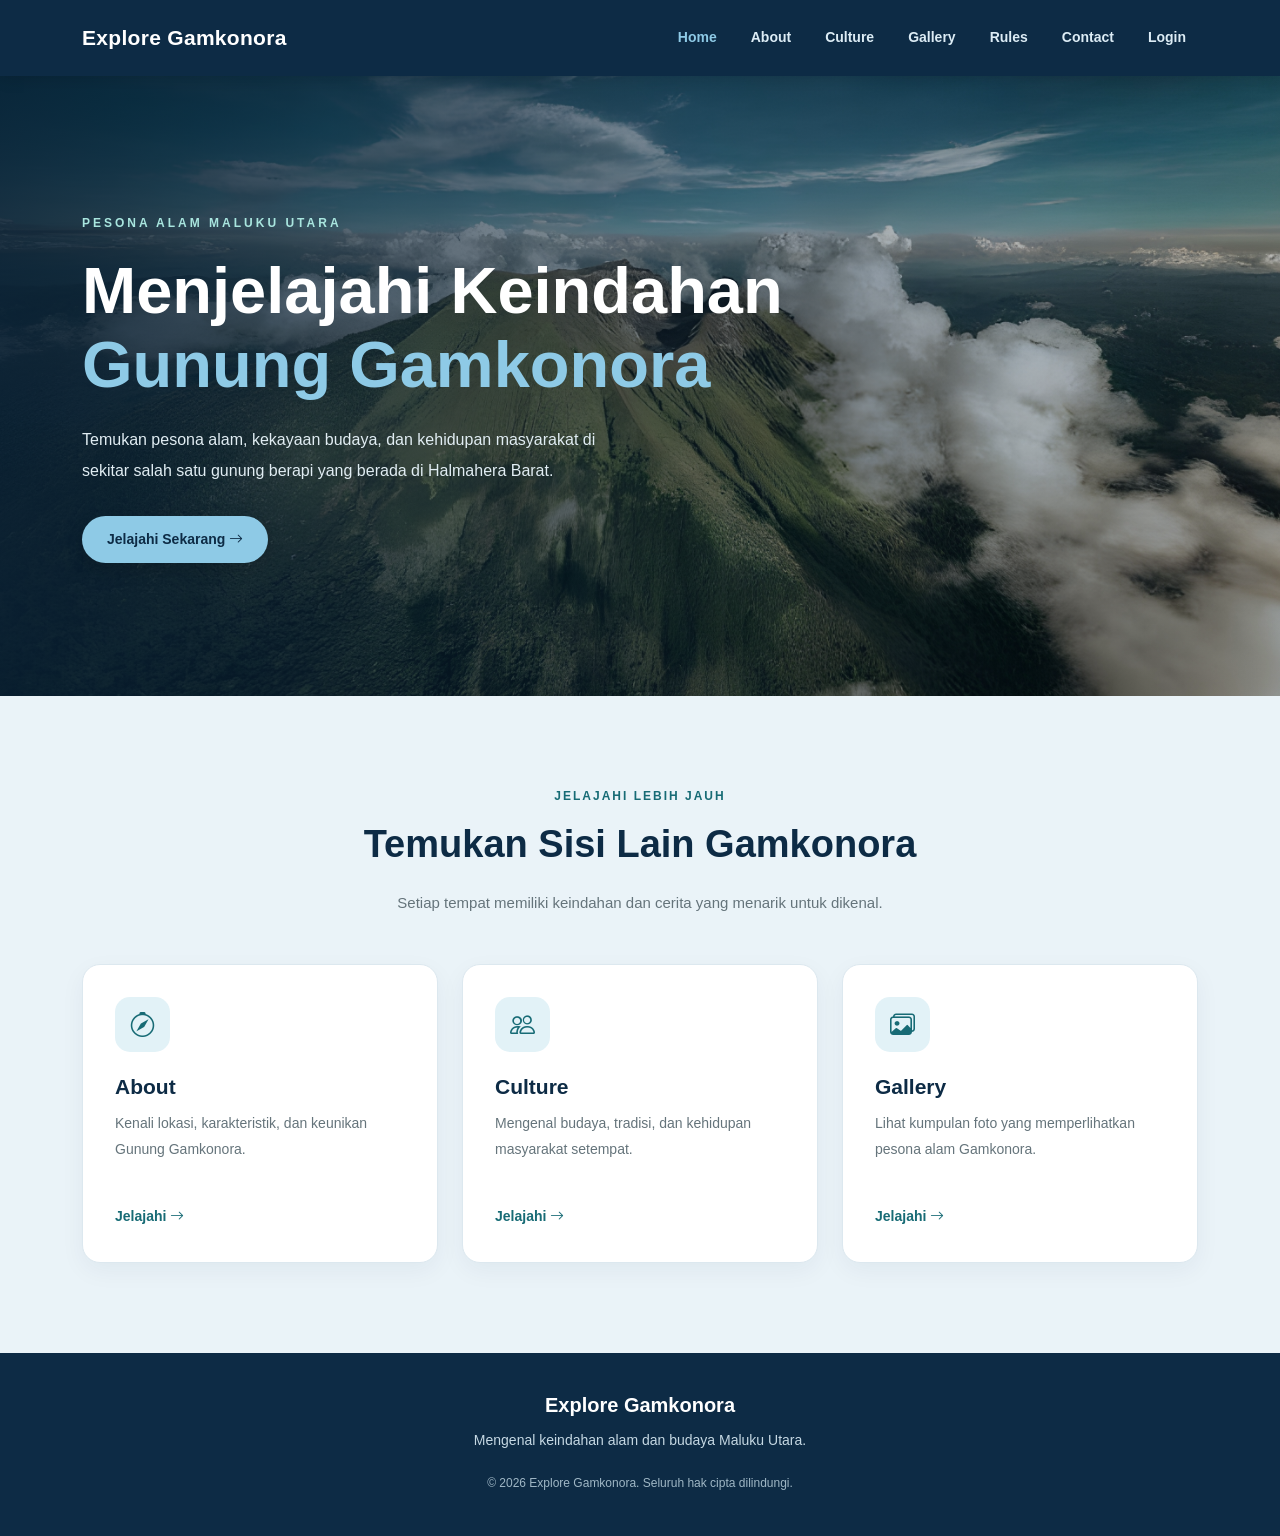
<file: explore gamkonora/index.html>
<!DOCTYPE html>
<html lang="id">

<head>
    <meta charset="UTF-8">
    <meta name="viewport" content="width=device-width, initial-scale=1.0">

    <title>Explore Gamkonora | Pesona Maluku Utara</title>

    <!-- Bootstrap: membantu mengatur layout dan tampilan website -->
    <link href="https://cdn.jsdelivr.net/npm/bootstrap@5.3.3/dist/css/bootstrap.min.css" rel="stylesheet">

    <!-- Bootstrap Icons: menyediakan ikon untuk website -->
    <link rel="stylesheet" href="https://cdn.jsdelivr.net/npm/bootstrap-icons@1.11.3/font/bootstrap-icons.min.css">

    <!-- Menghubungkan file CSS buatan kita sendiri -->
    <link rel="stylesheet" href="style.css">
</head>

<body>

    <!-- ================= NAVBAR ================= -->
    <!-- Bagian menu navigasi website -->
    <nav class="navbar navbar-expand-lg navbar-dark navbar-gamkonora sticky-top">
        <div class="container">

            <!-- Nama atau logo website -->
            <a class="navbar-brand fw-bold" href="index.html">
                <i class="bi bi-mountain"></i>
                Explore Gamkonora
            </a>

            <!-- Tombol menu untuk layar HP -->
            <button class="navbar-toggler" type="button"
                data-bs-toggle="collapse" data-bs-target="#menuNavbar">
                <span class="navbar-toggler-icon"></span>
            </button>

            <!-- Daftar menu -->
            <div class="collapse navbar-collapse" id="menuNavbar">
                <ul class="navbar-nav ms-auto">

                    <li class="nav-item">
                        <a class="nav-link active" href="index.html">Home</a>
                    </li>

                    <li class="nav-item">
                        <a class="nav-link" href="about.html">About</a>
                    </li>

                    <li class="nav-item">
                        <a class="nav-link" href="culture.html">Culture</a>
                    </li>

                    <li class="nav-item">
                        <a class="nav-link" href="gallery.html">Gallery</a>
                    </li>

                    <li class="nav-item">
                        <a class="nav-link" href="rules.html">Rules</a>
                    </li>

                    <li class="nav-item">
                        <a class="nav-link" href="contact.html">Contact</a>
                    </li>

                    <li class="nav-item">
                        <a class="nav-link" href="login.html">Login</a>
                    </li>

                </ul>
            </div>
        </div>
    </nav>


    <!-- ================= HERO SECTION ================= -->
    <!-- Bagian utama yang pertama kali dilihat pengunjung -->
    <header class="home-hero">

        <!-- FOTO LATAR HOME:
             Ganti URL di bawah dengan foto Gunung Gamkonora milikmu.
             Jika memakai foto lokal, contohnya: img/gamkonora.jpeg
        -->
        <div class="home-hero-image"></div>

        <!-- Tulisan yang berada di atas foto -->
        <div class="container home-hero-content">

            <span class="home-label">
                PESONA ALAM MALUKU UTARA
            </span>

            <h1>
                Menjelajahi Keindahan
                <span>Gunung Gamkonora</span>
            </h1>

            <p>
                Temukan pesona alam, kekayaan budaya, dan kehidupan
                masyarakat di sekitar salah satu gunung berapi
                yang berada di Halmahera Barat.
            </p>

            <a href="about.html" class="btn btn-explore">
                Jelajahi Sekarang
                <i class="bi bi-arrow-right"></i>
            </a>

        </div>
    </header>


    <!-- ================= INTRODUCTION ================= -->
    <!-- Pengenalan singkat tentang Gunung Gamkonora -->
   

    <!-- ================= EXPLORE SECTION ================= -->
    <!-- Kartu pintasan menuju halaman fitur lainnya -->
    <section class="home-explore py-5">
        <div class="container">

            <div class="text-center mb-5">
                <span class="home-section-label">JELAJAHI LEBIH JAUH</span>

                <h2 class="home-section-title">
                    Temukan Sisi Lain Gamkonora
                </h2>

                <p class="home-section-description">
                    Setiap tempat memiliki keindahan dan cerita
                    yang menarik untuk dikenal.
                </p>
            </div>

            <div class="row g-4">

                <!-- KARTU ABOUT -->
                <div class="col-md-6 col-lg-4">
                    <div class="home-feature-card">

                        <div class="home-feature-icon">
                            <i class="bi bi-compass"></i>
                        </div>

                        <h3>About</h3>

                        <p>
                            Kenali lokasi, karakteristik, dan
                            keunikan Gunung Gamkonora.
                        </p>

                        <a href="about.html">Jelajahi <i class="bi bi-arrow-right"></i></a>
                    </div>
                </div>

                <!-- KARTU CULTURE -->
                <div class="col-md-6 col-lg-4">
                    <div class="home-feature-card">

                        <div class="home-feature-icon">
                            <i class="bi bi-people"></i>
                        </div>

                        <h3>Culture</h3>

                        <p>
                            Mengenal budaya, tradisi, dan kehidupan
                            masyarakat setempat.
                        </p>

                        <a href="culture.html">Jelajahi <i class="bi bi-arrow-right"></i></a>
                    </div>
                </div>

                <!-- KARTU GALLERY -->
                <div class="col-md-6 col-lg-4">
                    <div class="home-feature-card">

                        <div class="home-feature-icon">
                            <i class="bi bi-images"></i>
                        </div>

                        <h3>Gallery</h3>

                        <p>
                            Lihat kumpulan foto yang memperlihatkan
                            pesona alam Gamkonora.
                        </p>

                        <a href="gallery.html">Jelajahi <i class="bi bi-arrow-right"></i></a>
                    </div>
                </div>

            </div>
        </div>
    </section>


    <!-- ================= FOOTER ================= -->
    <footer class="home-footer">
        <div class="container text-center">

            <h5>Explore Gamkonora</h5>

            <p>
                Mengenal keindahan alam dan budaya
                Maluku Utara.
            </p>

            <small>
                © 2026 Explore Gamkonora. Seluruh hak cipta dilindungi.
            </small>

        </div>
    </footer>


    <!-- Bootstrap JavaScript: mengaktifkan tombol menu pada layar HP -->
    <script src="https://cdn.jsdelivr.net/npm/bootstrap@5.3.3/dist/js/bootstrap.bundle.min.js"></script>

</body>
</html>
</file>
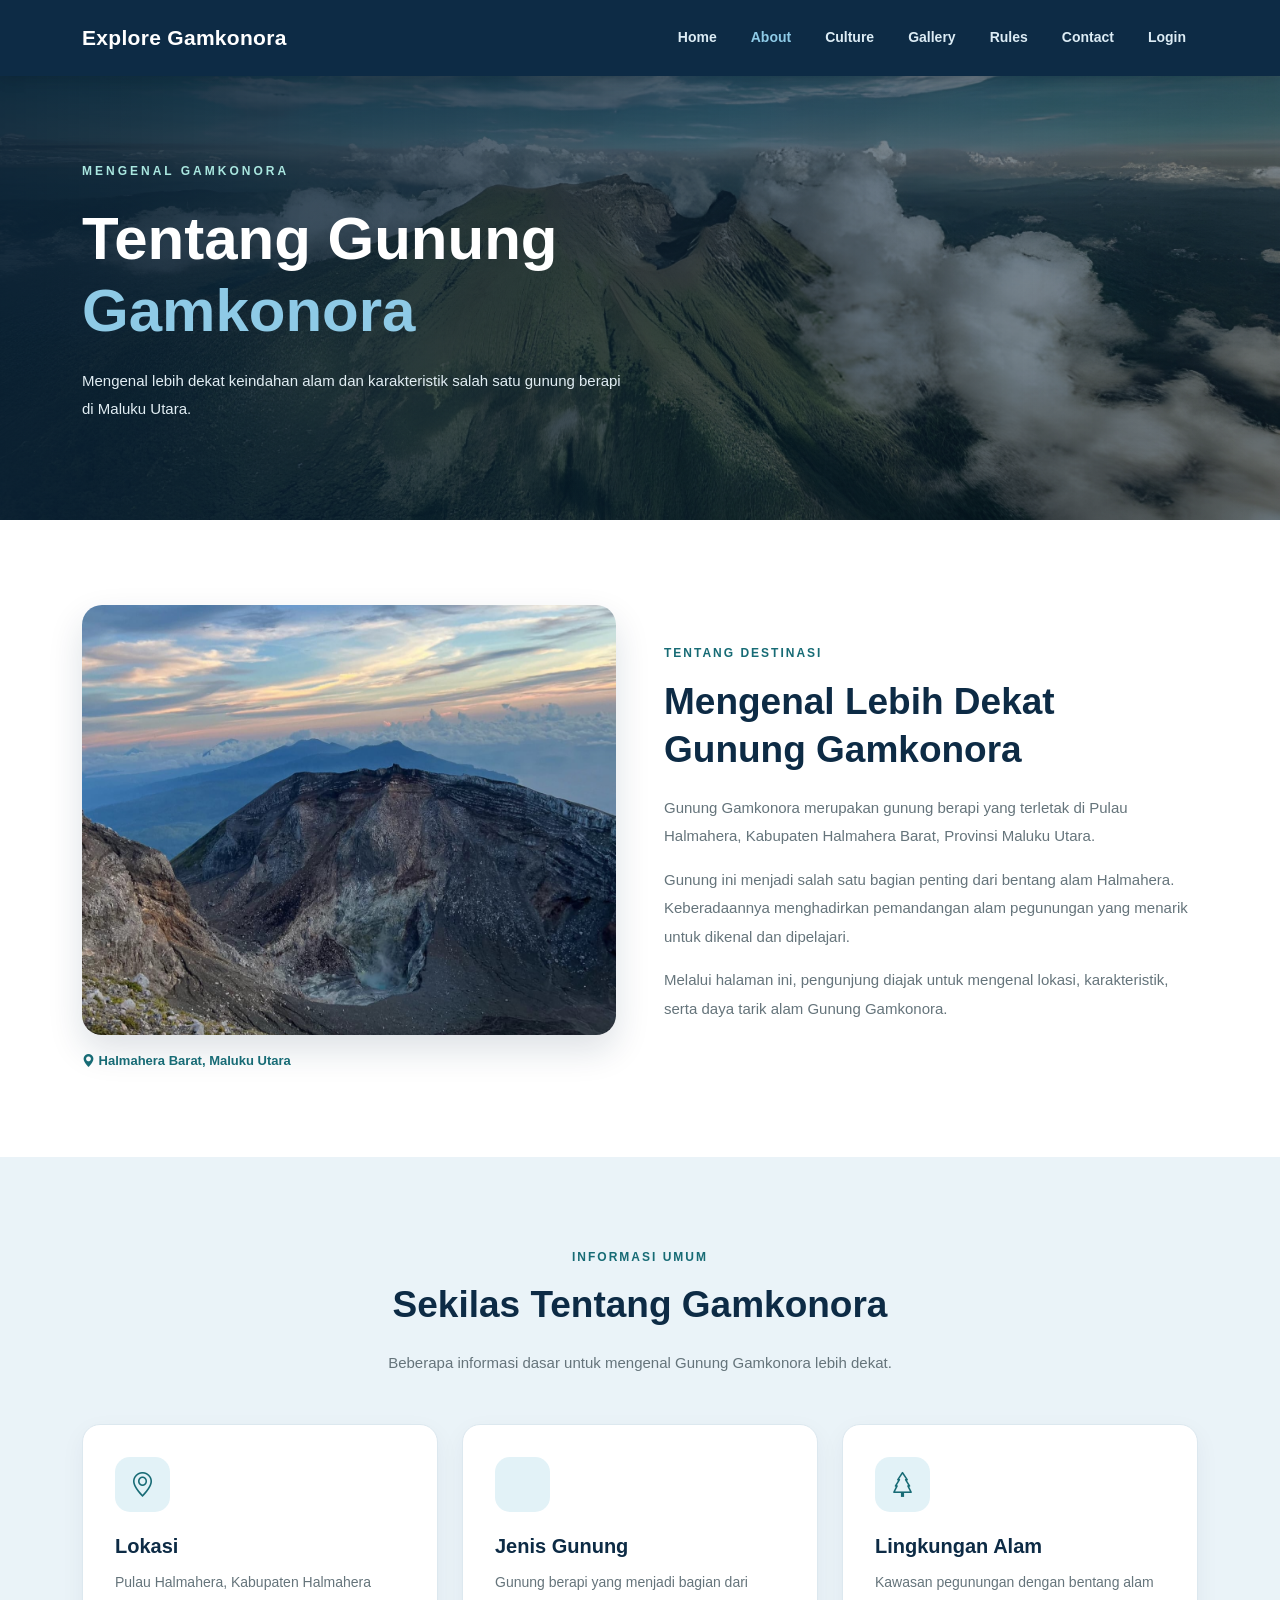
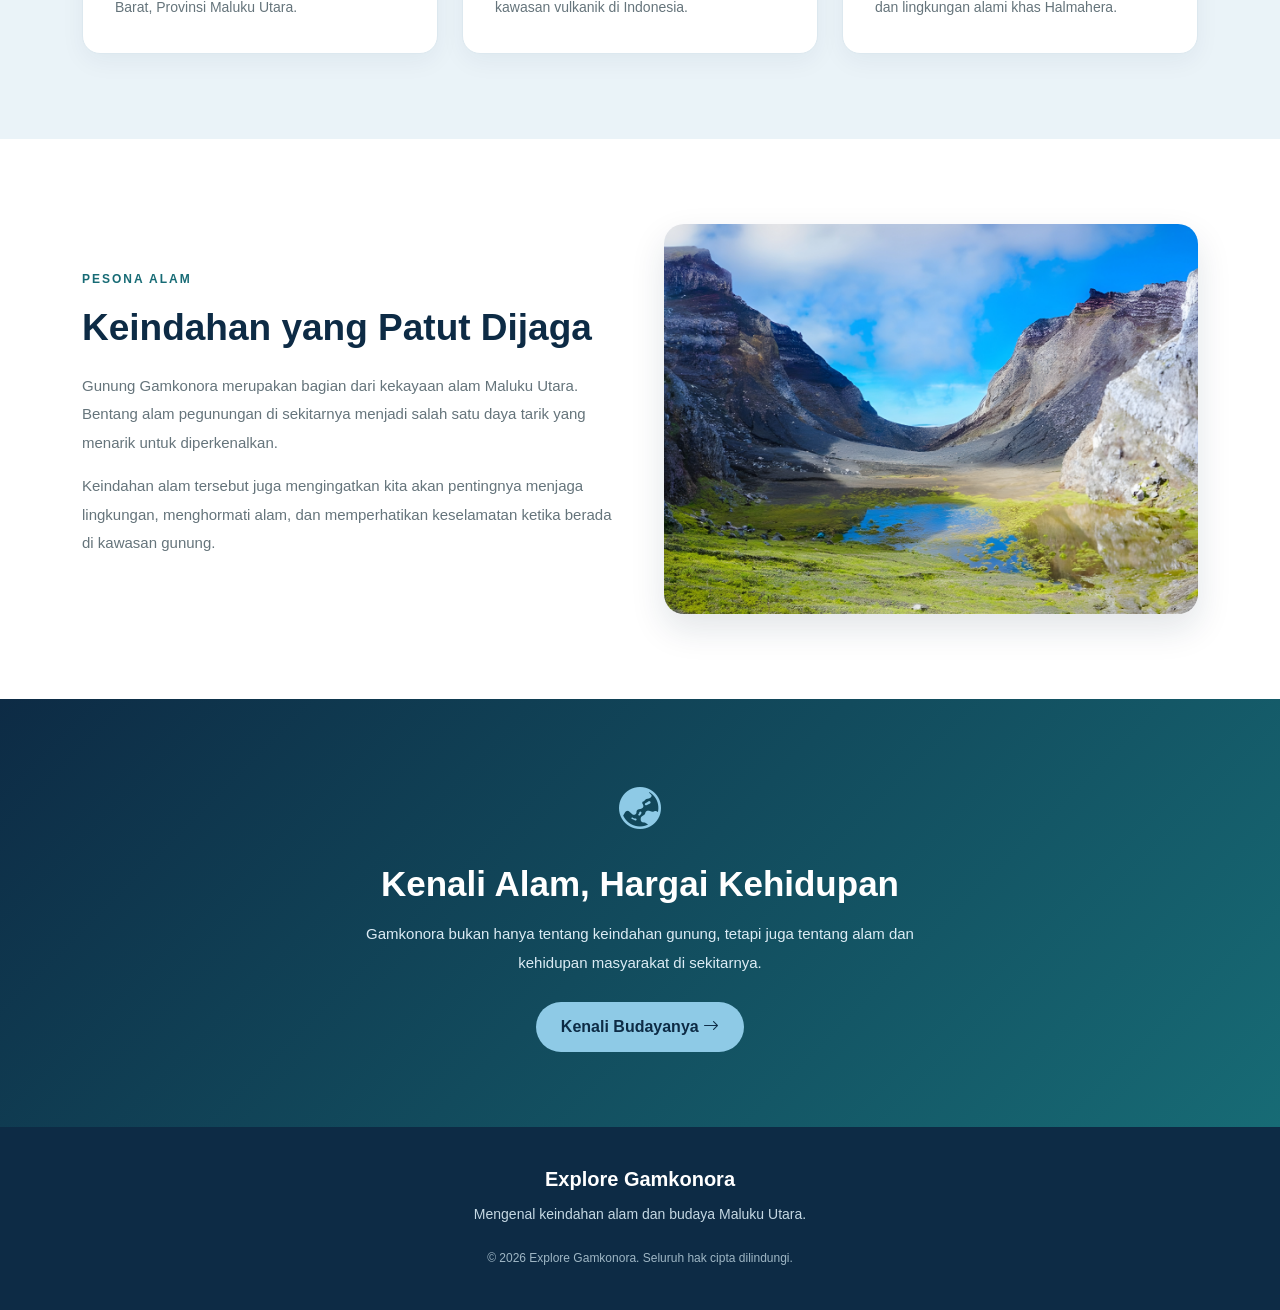
<file: explore gamkonora/about.html>
<!DOCTYPE html>
<html lang="id">

<head>
    <meta charset="UTF-8">
    <meta name="viewport" content="width=device-width, initial-scale=1.0">

    <title>About | Explore Gamkonora</title>

    <!-- Bootstrap CSS -->
    <link href="https://cdn.jsdelivr.net/npm/bootstrap@5.3.3/dist/css/bootstrap.min.css" rel="stylesheet">

    <!-- Bootstrap Icons -->
    <link rel="stylesheet" href="https://cdn.jsdelivr.net/npm/bootstrap-icons@1.11.3/font/bootstrap-icons.min.css">

    <!-- CSS utama website -->
    <link rel="stylesheet" href="style.css">
</head>

<body>

    <!-- ================= NAVBAR ================= -->
    <!-- Menu navigasi dibuat sama dengan halaman Home -->

    <nav class="navbar navbar-expand-lg navbar-dark navbar-gamkonora sticky-top">
        <div class="container">

            <a class="navbar-brand fw-bold" href="index.html">
                <i class="bi bi-mountain"></i>
                Explore Gamkonora
            </a>

            <button class="navbar-toggler" type="button"
                data-bs-toggle="collapse" data-bs-target="#menuNavbar">
                <span class="navbar-toggler-icon"></span>
            </button>

            <div class="collapse navbar-collapse" id="menuNavbar">
                <ul class="navbar-nav ms-auto">

                    <li class="nav-item">
                        <a class="nav-link" href="index.html">Home</a>
                    </li>

                    <li class="nav-item">
                        <a class="nav-link active" href="about.html">About</a>
                    </li>

                    <li class="nav-item">
                        <a class="nav-link" href="culture.html">Culture</a>
                    </li>

                    <li class="nav-item">
                        <a class="nav-link" href="gallery.html">Gallery</a>
                    </li>

                    <li class="nav-item">
                        <a class="nav-link" href="rules.html">Rules</a>
                    </li>

                    <li class="nav-item">
                        <a class="nav-link" href="contact.html">Contact</a>
                    </li>

                    <li class="nav-item">
                        <a class="nav-link" href="login.html">Login</a>
                    </li>

                </ul>
            </div>
        </div>
    </nav>


    <!-- ================= ABOUT HERO ================= -->
    <!-- Banner pembuka halaman About -->

    <header class="about-hero">

        <!-- FOTO BANNER ABOUT:
             Ganti URL foto ini dengan foto Gunung Gamkonora.
             Bisa juga menggunakan foto lokal: img/gamkonora.jpeg
        -->
        <div class="about-hero-image"></div>

        <div class="container about-hero-content">

            <span class="about-label">MENGENAL GAMKONORA</span>

            <h1>
                Tentang Gunung
                <span>Gamkonora</span>
            </h1>

            <p>
                Mengenal lebih dekat keindahan alam dan karakteristik
                salah satu gunung berapi di Maluku Utara.
            </p>

        </div>
    </header>


    <!-- ================= INTRODUCTION ================= -->
    <!-- Penjelasan utama tentang Gunung Gamkonora -->

    <section class="about-intro py-5">
        <div class="container">

            <div class="row align-items-center g-5">

                <!-- Kolom gambar -->
                <div class="col-lg-6">

                    <!-- FOTO UTAMA ABOUT:
                         Ganti src dengan lokasi foto milikmu.
                         Contoh: src="img/gamkonora.jpeg"
                    -->
                    <img
                        src="img/pemandangan.jpeg"
                        alt="Pemandangan pegunungan"
                        class="about-main-image">

                    <div class="about-image-caption">
                        <i class="bi bi-geo-alt-fill"></i>
                        Halmahera Barat, Maluku Utara
                    </div>

                </div>

                <!-- Kolom teks -->
                <div class="col-lg-6">

                    <span class="about-section-label">
                        TENTANG DESTINASI
                    </span>

                    <h2 class="about-title">
                        Mengenal Lebih Dekat
                        Gunung Gamkonora
                    </h2>

                    <p class="about-text">
                        Gunung Gamkonora merupakan gunung berapi yang
                        terletak di Pulau Halmahera, Kabupaten
                        Halmahera Barat, Provinsi Maluku Utara.
                    </p>

                    <p class="about-text">
                        Gunung ini menjadi salah satu bagian penting
                        dari bentang alam Halmahera. Keberadaannya
                        menghadirkan pemandangan alam pegunungan yang
                        menarik untuk dikenal dan dipelajari.
                    </p>

                    <p class="about-text">
                        Melalui halaman ini, pengunjung diajak untuk
                        mengenal lokasi, karakteristik, serta daya
                        tarik alam Gunung Gamkonora.
                    </p>

                </div>
            </div>
        </div>
    </section>


    <!-- ================= INFORMATION ================= -->
    <!-- Informasi singkat mengenai lokasi gunung -->

    <section class="about-information py-5">
        <div class="container">

            <div class="text-center mb-5">

                <span class="about-section-label">
                    INFORMASI UMUM
                </span>

                <h2 class="about-title">
                    Sekilas Tentang Gamkonora
                </h2>

                <p class="about-subtitle">
                    Beberapa informasi dasar untuk mengenal
                    Gunung Gamkonora lebih dekat.
                </p>

            </div>

            <div class="row g-4">

                <!-- Informasi lokasi -->
                <div class="col-md-6 col-lg-4">
                    <div class="about-info-card">

                        <div class="about-info-icon">
                            <i class="bi bi-geo-alt"></i>
                        </div>

                        <h3>Lokasi</h3>

                        <p>
                            Pulau Halmahera, Kabupaten Halmahera Barat,
                            Provinsi Maluku Utara.
                        </p>

                    </div>
                </div>

                <!-- Informasi jenis gunung -->
                <div class="col-md-6 col-lg-4">
                    <div class="about-info-card">

                        <div class="about-info-icon">
                            <i class="bi bi-mountain"></i>
                        </div>

                        <h3>Jenis Gunung</h3>

                        <p>
                            Gunung berapi yang menjadi bagian dari
                            kawasan vulkanik di Indonesia.
                        </p>

                    </div>
                </div>

                <!-- Informasi lingkungan -->
                <div class="col-md-6 col-lg-4">
                    <div class="about-info-card">

                        <div class="about-info-icon">
                            <i class="bi bi-tree"></i>
                        </div>

                        <h3>Lingkungan Alam</h3>

                        <p>
                            Kawasan pegunungan dengan bentang alam
                            dan lingkungan alami khas Halmahera.
                        </p>

                    </div>
                </div>

            </div>
        </div>
    </section>


    <!-- ================= NATURAL BEAUTY ================= -->
    <!-- Bagian yang menjelaskan daya tarik alam -->

    <section class="about-beauty py-5">
        <div class="container">

            <div class="row align-items-center g-5">

                <div class="col-lg-6">

                    <span class="about-section-label">
                        PESONA ALAM
                    </span>

                    <h2 class="about-title">
                        Keindahan yang Patut Dijaga
                    </h2>

                    <p class="about-text">
                        Gunung Gamkonora merupakan bagian dari
                        kekayaan alam Maluku Utara. Bentang alam
                        pegunungan di sekitarnya menjadi salah satu
                        daya tarik yang menarik untuk diperkenalkan.
                    </p>

                    <p class="about-text">
                        Keindahan alam tersebut juga mengingatkan
                        kita akan pentingnya menjaga lingkungan,
                        menghormati alam, dan memperhatikan
                        keselamatan ketika berada di kawasan gunung.
                    </p>

                </div>

                <div class="col-lg-6">

                    <!-- FOTO PESONA ALAM:
                         Ganti URL ini dengan foto hutan, lereng,
                         atau pemandangan Gunung Gamkonora.
                    -->
                    <img
                        src="img/gambar1.jpeg"
                        alt="Keindahan alam pegunungan"
                        class="about-beauty-image">

                </div>

            </div>
        </div>
    </section>


    <!-- ================= CLOSING ================= -->

    <section class="about-closing">
        <div class="container text-center">

            <i class="bi bi-globe-asia-australia about-closing-icon"></i>

            <h2>
                Kenali Alam, Hargai Kehidupan
            </h2>

            <p>
                Gamkonora bukan hanya tentang keindahan gunung,
                tetapi juga tentang alam dan kehidupan
                masyarakat di sekitarnya.
            </p>

            <a href="culture.html" class="btn about-closing-button">
                Kenali Budayanya
                <i class="bi bi-arrow-right"></i>
            </a>

        </div>
    </section>


    <!-- ================= FOOTER ================= -->

    <footer class="home-footer">
        <div class="container text-center">

            <h5>Explore Gamkonora</h5>

            <p>
                Mengenal keindahan alam dan budaya
                Maluku Utara.
            </p>

            <small>
                © 2026 Explore Gamkonora. Seluruh hak cipta dilindungi.
            </small>

        </div>
    </footer>


    <!-- Bootstrap JavaScript -->
    <script src="https://cdn.jsdelivr.net/npm/bootstrap@5.3.3/dist/js/bootstrap.bundle.min.js"></script>

</body>
</html>
</file>
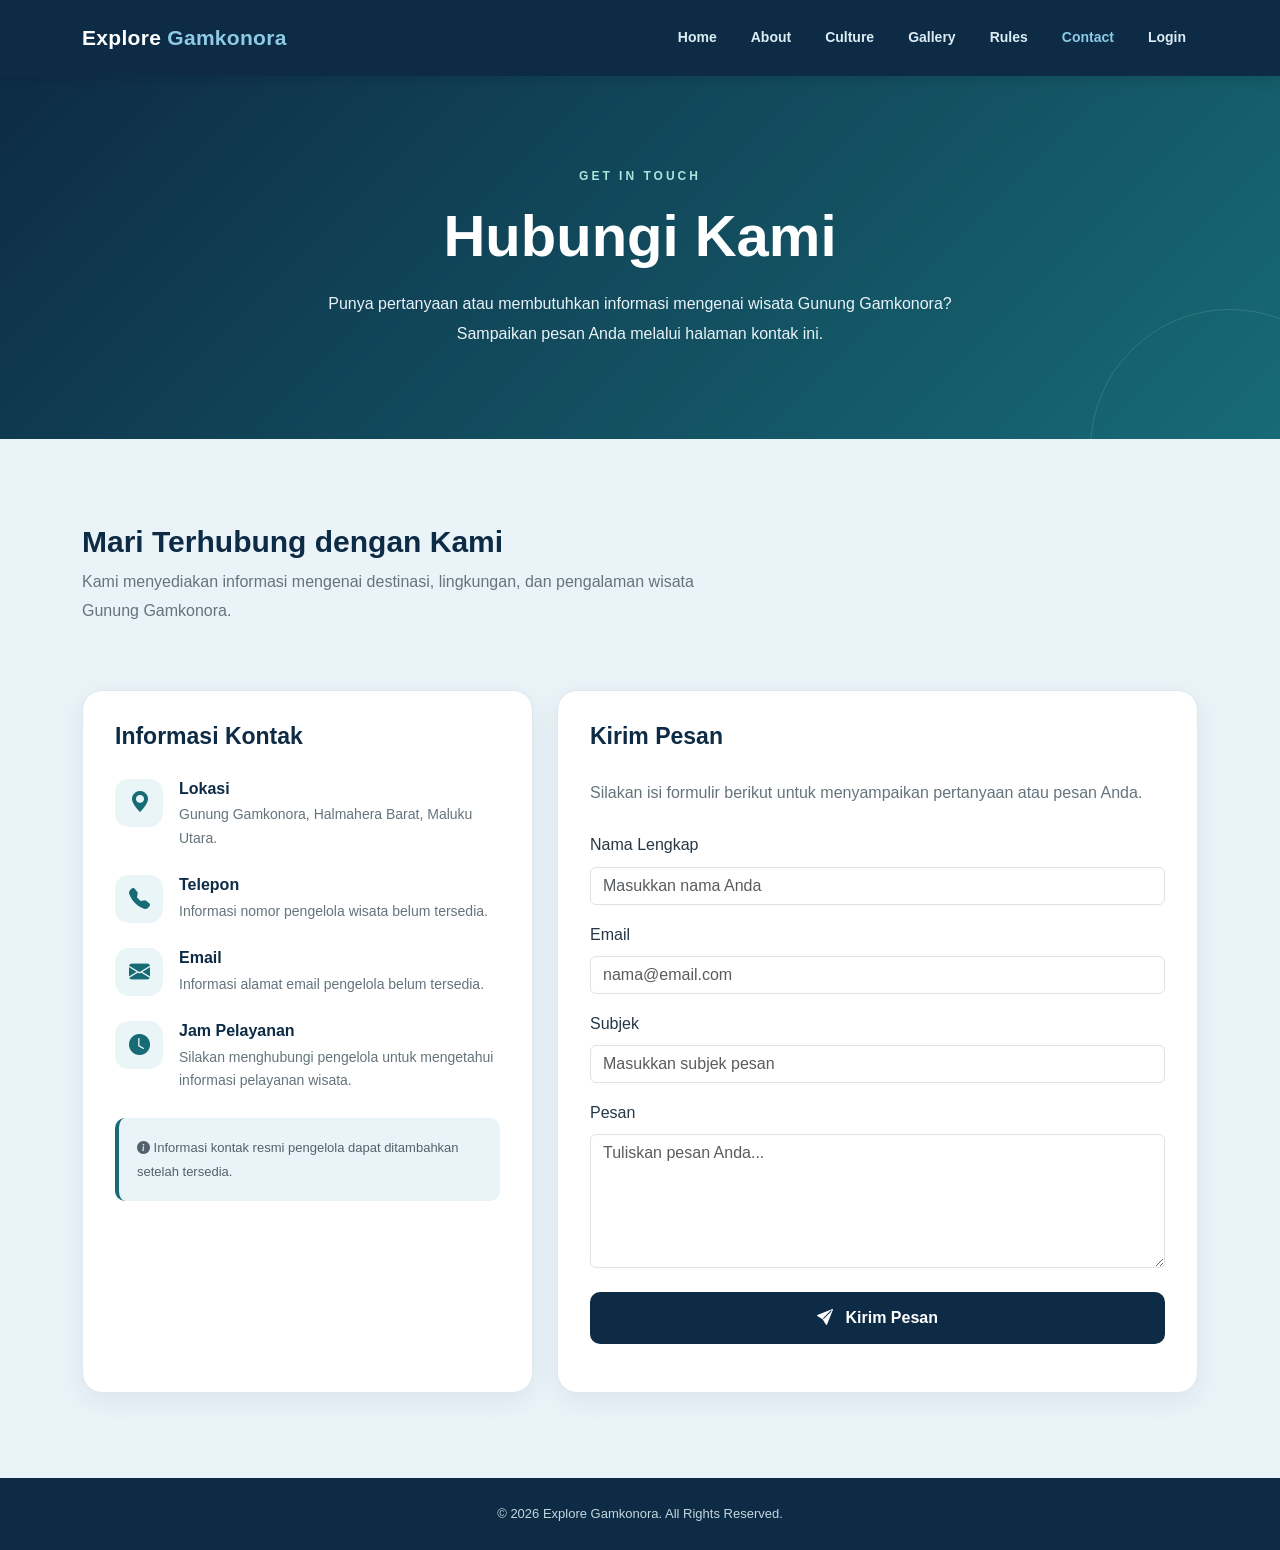
<file: explore gamkonora/contact.html>
<!DOCTYPE html>
<html lang="id">
<head>
    <meta charset="UTF-8">
    <meta name="viewport" content="width=device-width, initial-scale=1.0">

    <title>Contact | Explore Gamkonora</title>

    <!-- Bootstrap 5.3.3 -->
    <link href="https://cdn.jsdelivr.net/npm/bootstrap@5.3.3/dist/css/bootstrap.min.css" rel="stylesheet">

    <!-- Bootstrap Icons -->
    <link rel="stylesheet" href="https://cdn.jsdelivr.net/npm/bootstrap-icons@1.11.3/font/bootstrap-icons.min.css">

    <!-- CSS Utama Website -->
    <link rel="stylesheet" href="style.css">

    <!-- CSS Khusus Contact -->
    <style>
        /* CONTACT PAGE */

        .contact-hero {
            background: linear-gradient(135deg, #0d2b45, #176b75);
            color: white;
            padding: 90px 20px;
            text-align: center;
            position: relative;
            overflow: hidden;
        }

        .contact-hero::after {
            content: "";
            position: absolute;
            width: 280px;
            height: 280px;
            border: 1px solid rgba(255,255,255,0.12);
            border-radius: 50%;
            right: -90px;
            bottom: -150px;
        }

        .contact-label {
            color: #a9e6df;
            font-size: 12px;
            font-weight: bold;
            letter-spacing: 3px;
            margin-bottom: 15px;
        }

        .contact-hero h1 {
            font-size: clamp(36px, 5vw, 58px);
            font-weight: 800;
            margin-bottom: 18px;
        }

        .contact-hero p {
            max-width: 650px;
            margin: auto;
            color: #eaf3f8;
            line-height: 1.9;
        }

        .contact-section {
            padding: 85px 0;
        }

        .contact-heading {
            color: #0d2b45;
            font-size: 30px;
            font-weight: 800;
        }

        .contact-subheading {
            color: #65747b;
            line-height: 1.8;
        }

        .contact-card {
            background: #ffffff;
            border: 1px solid #dce8ef;
            border-radius: 20px;
            padding: 32px;
            height: 100%;
            box-shadow: 0 8px 28px rgba(13,43,69,0.07);
            transition: transform 0.3s ease, box-shadow 0.3s ease;
        }

        .contact-card:hover {
            transform: translateY(-5px);
            box-shadow: 0 16px 35px rgba(13,43,69,0.12);
        }

        .contact-card h3 {
            color: #0d2b45;
            font-size: 23px;
            font-weight: 800;
            margin-bottom: 28px;
        }

        .contact-item {
            display: flex;
            align-items: flex-start;
            gap: 16px;
            margin-bottom: 25px;
        }

        .contact-icon {
            display: flex;
            align-items: center;
            justify-content: center;
            min-width: 48px;
            height: 48px;
            border-radius: 14px;
            background: #eaf5f8;
            color: #176b75;
            font-size: 21px;
        }

        .contact-item h5 {
            color: #0d2b45;
            font-size: 16px;
            font-weight: 800;
            margin-bottom: 5px;
        }

        .contact-item p {
            color: #65747b;
            font-size: 14px;
            line-height: 1.7;
            margin: 0;
        }

        .contact-form .form-label {
            color: #263746;
            font-size: 14px;
            font-weight: 700;
            margin-bottom: 8px;
        }

        .contact-form .form-control {
            padding: 13px 15px;
            border: 1px solid #dce8ef;
            border-radius: 10px;
            color: #263746;
            background-color: #fbfdfe;
        }

        .contact-form .form-control:focus {
            border-color: #176b75;
            box-shadow: 0 0 0 4px rgba(23,107,117,0.12);
            background-color: #ffffff;
        }

        .contact-form textarea {
            resize: vertical;
        }

        .contact-submit {
            background: #0d2b45;
            color: white;
            border: none;
            border-radius: 10px;
            padding: 14px;
            font-weight: 700;
            transition: all 0.3s ease;
        }

        .contact-submit:hover {
            background: #176b75;
            color: white;
            transform: translateY(-2px);
            box-shadow: 0 8px 20px rgba(13,43,69,0.15);
        }

        .contact-note {
            background: #eaf3f8;
            border-left: 4px solid #176b75;
            padding: 18px;
            border-radius: 10px;
            color: #52616b;
            font-size: 13px;
            line-height: 1.8;
            margin-top: 25px;
        }

        .contact-footer {
            background: #0d2b45;
            color: #c5d6df;
            padding: 25px 15px;
            text-align: center;
            font-size: 13px;
        }

        .contact-footer p {
            margin: 0;
        }

        @media (max-width: 768px) {
            .contact-hero {
                padding: 65px 20px;
            }

            .contact-section {
                padding: 50px 0;
            }

            .contact-card {
                padding: 25px;
            }

            .contact-heading {
                font-size: 26px;
            }
        }
    </style>
</head>

<body>

<!-- NAVBAR -->
<nav class="navbar navbar-expand-lg navbar-dark navbar-gamkonora">
    <div class="container">

        <a class="navbar-brand" href="index.html">
            Explore <span>Gamkonora</span>
        </a>

        <button class="navbar-toggler" type="button"
            data-bs-toggle="collapse"
            data-bs-target="#menuNavbar"
            aria-controls="menuNavbar"
            aria-expanded="false"
            aria-label="Buka navigasi">

            <span class="navbar-toggler-icon"></span>
        </button>

        <div class="collapse navbar-collapse" id="menuNavbar">
            <ul class="navbar-nav ms-auto">

                <li class="nav-item">
                    <a class="nav-link" href="index.html">Home</a>
                </li>

                <li class="nav-item">
                    <a class="nav-link" href="about.html">About</a>
                </li>

                <li class="nav-item">
                    <a class="nav-link" href="culture.html">Culture</a>
                </li>

                <li class="nav-item">
                    <a class="nav-link" href="gallery.html">Gallery</a>
                </li>

                <li class="nav-item">
                    <a class="nav-link" href="rules.html">Rules</a>
                </li>

                <li class="nav-item">
                    <a class="nav-link active" aria-current="page" href="contact.html">Contact</a>
                </li>

                <li class="nav-item">
                    <a class="nav-link" href="login.html">Login</a>
                </li>

            </ul>
        </div>
    </div>
</nav>


<!-- CONTACT HERO -->
<header class="contact-hero">
    <div class="container">

        <div class="contact-label">GET IN TOUCH</div>

        <h1>Hubungi Kami</h1>

        <p>
            Punya pertanyaan atau membutuhkan informasi mengenai
            wisata Gunung Gamkonora? Sampaikan pesan Anda melalui
            halaman kontak ini.
        </p>

    </div>
</header>


<!-- CONTACT CONTENT -->
<section class="contact-section">
    <div class="container">

        <div class="row mb-5">
            <div class="col-lg-7">
                <h2 class="contact-heading">Mari Terhubung dengan Kami</h2>

                <p class="contact-subheading">
                    Kami menyediakan informasi mengenai destinasi,
                    lingkungan, dan pengalaman wisata Gunung Gamkonora.
                </p>
            </div>
        </div>

        <div class="row g-4">

            <!-- CONTACT INFORMATION -->
            <div class="col-lg-5">

                <div class="contact-card">

                    <h3>Informasi Kontak</h3>

                    <div class="contact-item">
                        <div class="contact-icon">
                            <i class="bi bi-geo-alt-fill"></i>
                        </div>

                        <div>
                            <h5>Lokasi</h5>
                            <p>
                                Gunung Gamkonora,
                                Halmahera Barat, Maluku Utara.
                            </p>
                        </div>
                    </div>

                    <div class="contact-item">
                        <div class="contact-icon">
                            <i class="bi bi-telephone-fill"></i>
                        </div>

                        <div>
                            <h5>Telepon</h5>
                            <p>
                                Informasi nomor pengelola wisata
                                belum tersedia.
                            </p>
                        </div>
                    </div>

                    <div class="contact-item">
                        <div class="contact-icon">
                            <i class="bi bi-envelope-fill"></i>
                        </div>

                        <div>
                            <h5>Email</h5>
                            <p>
                                Informasi alamat email pengelola
                                belum tersedia.
                            </p>
                        </div>
                    </div>

                    <div class="contact-item mb-0">
                        <div class="contact-icon">
                            <i class="bi bi-clock-fill"></i>
                        </div>

                        <div>
                            <h5>Jam Pelayanan</h5>
                            <p>
                                Silakan menghubungi pengelola untuk
                                mengetahui informasi pelayanan wisata.
                            </p>
                        </div>
                    </div>

                    <div class="contact-note">
                        <i class="bi bi-info-circle-fill"></i>
                        Informasi kontak resmi pengelola dapat
                        ditambahkan setelah tersedia.
                    </div>

                </div>
            </div>


            <!-- CONTACT FORM -->
            <div class="col-lg-7">

                <div class="contact-card">

                    <h3>Kirim Pesan</h3>

                    <p class="contact-subheading mb-4">
                        Silakan isi formulir berikut untuk menyampaikan
                        pertanyaan atau pesan Anda.
                    </p>

                    <form id="contactForm">

                        <div class="mb-3">
                            <label for="nama" class="form-label">
                                Nama Lengkap
                            </label>

                            <input
                                type="text"
                                class="form-control"
                                id="nama"
                                placeholder="Masukkan nama Anda"
                                required>
                        </div>


                        <div class="mb-3">
                            <label for="email" class="form-label">
                                Email
                            </label>

                            <input
                                type="email"
                                class="form-control"
                                id="email"
                                placeholder="nama@email.com"
                                required>
                        </div>


                        <div class="mb-3">
                            <label for="subjek" class="form-label">
                                Subjek
                            </label>

                            <input
                                type="text"
                                class="form-control"
                                id="subjek"
                                placeholder="Masukkan subjek pesan"
                                required>
                        </div>


                        <div class="mb-4">
                            <label for="pesan" class="form-label">
                                Pesan
                            </label>

                            <textarea
                                class="form-control"
                                id="pesan"
                                rows="5"
                                placeholder="Tuliskan pesan Anda..."
                                required></textarea>
                        </div>


                        <button type="submit"
                            class="btn contact-submit w-100">

                            <i class="bi bi-send-fill me-2"></i>
                            Kirim Pesan

                        </button>

                        <div id="formMessage" class="mt-3" role="status" aria-live="polite"></div>

                    </form>

                </div>
            </div>

        </div>
    </div>
</section>


<!-- FOOTER -->
<footer class="contact-footer">
    <div class="container">
        <p>
            © 2026 Explore Gamkonora.
            All Rights Reserved.
        </p>
    </div>
</footer>


<!-- BOOTSTRAP JAVASCRIPT -->
<script src="https://cdn.jsdelivr.net/npm/bootstrap@5.3.3/dist/js/bootstrap.bundle.min.js"></script>

<!-- CONTACT FORM SCRIPT -->
<script>
    document.getElementById("contactForm").addEventListener("submit", function(event) {
        event.preventDefault();

        const nama = document.getElementById("nama").value.trim();
        const pesan = document.getElementById("formMessage");

        pesan.innerHTML = `
            <div class="alert alert-success mb-0" role="alert">
                Terima kasih, ${nama}! Formulir Anda berhasil diisi.
            </div>
        `;

        this.reset();
    });
</script>

</body>
</html>
</file>
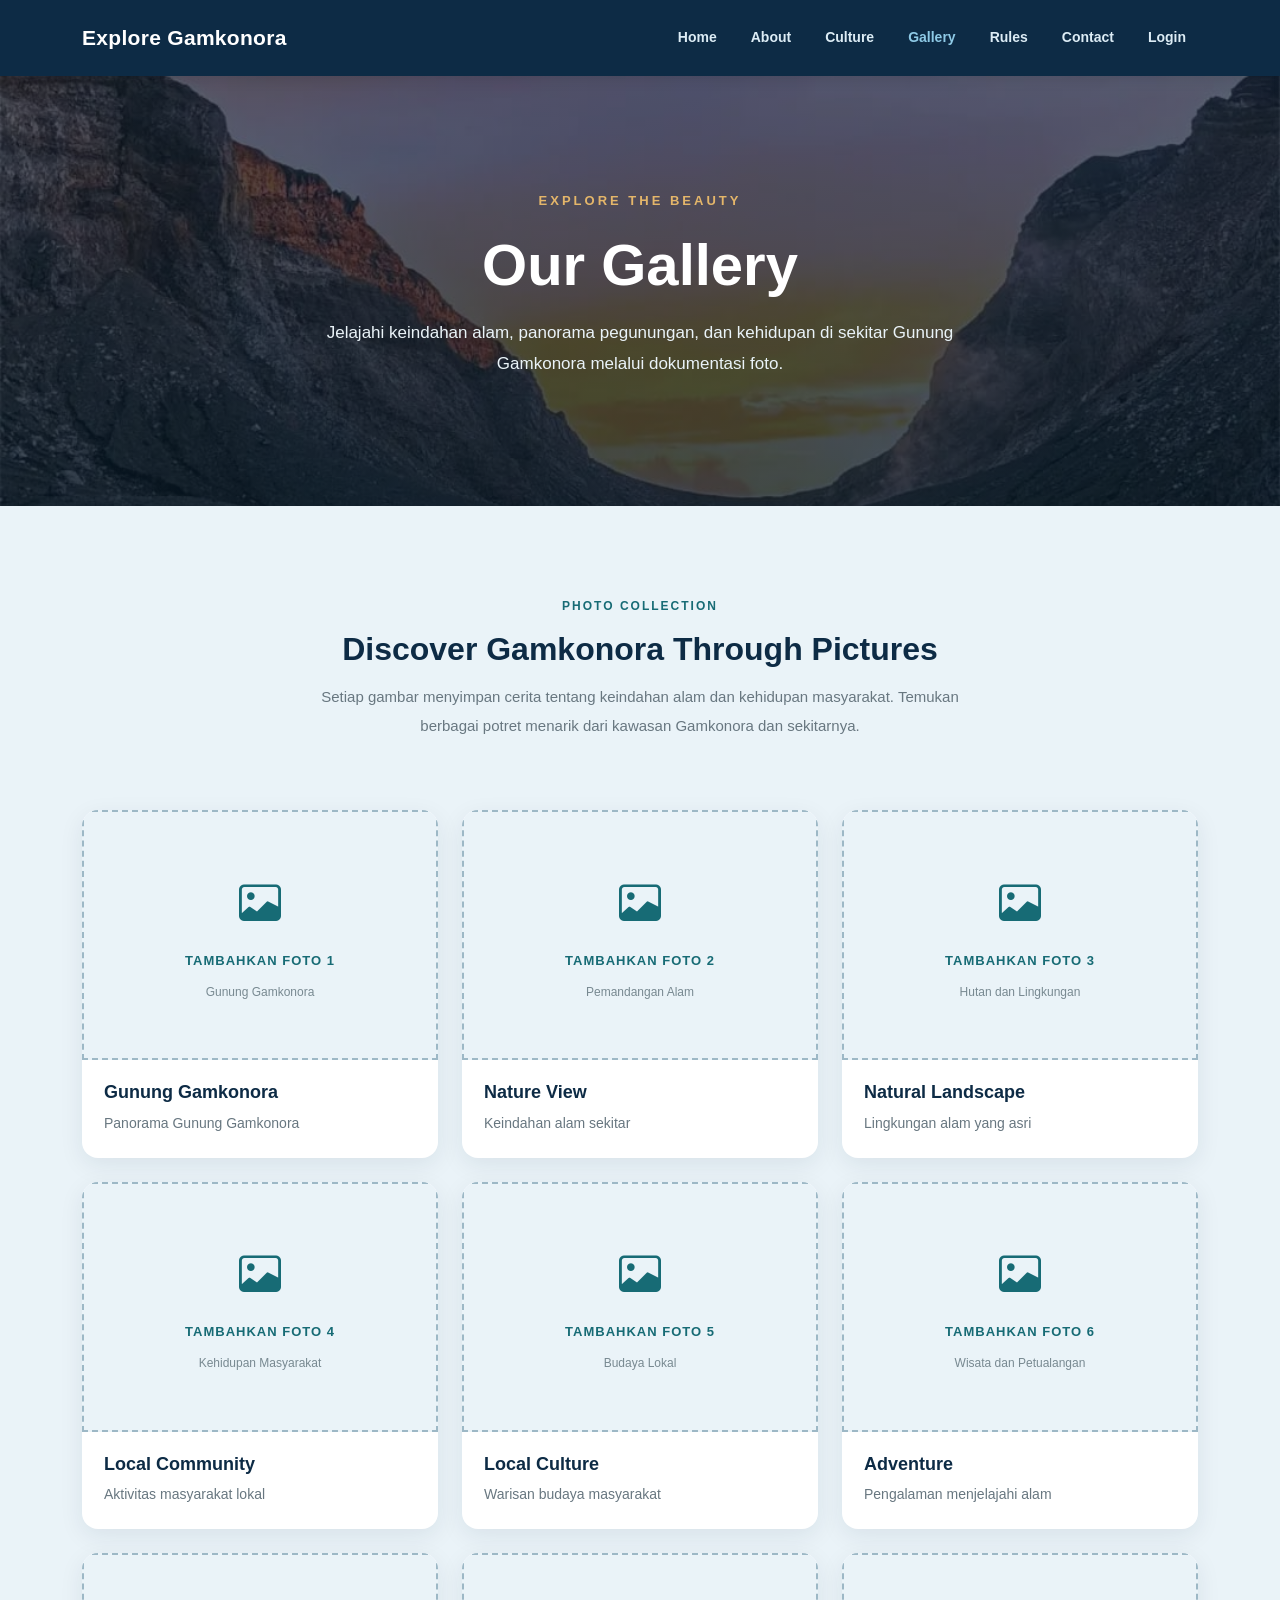
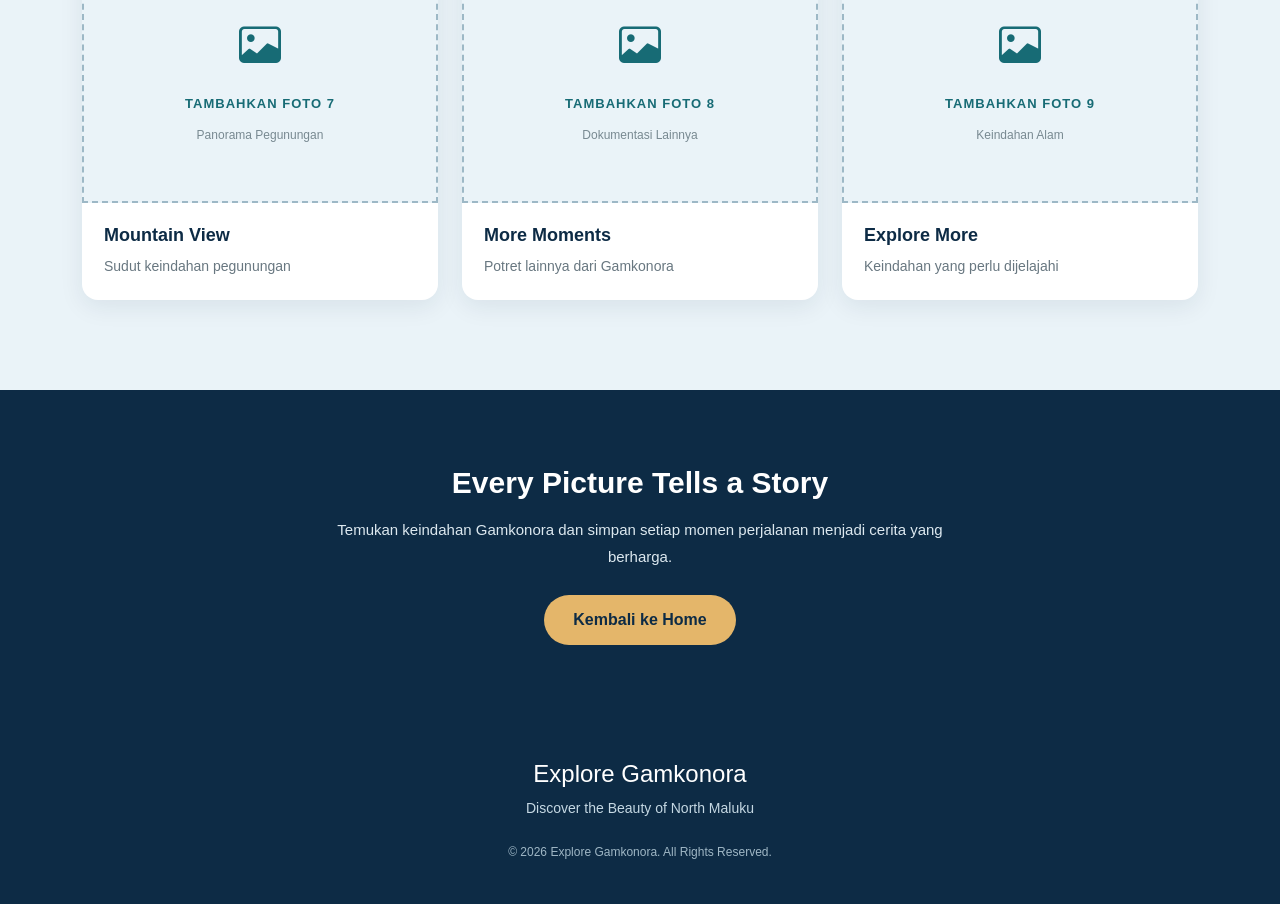
<file: explore gamkonora/gallery.html>
<!DOCTYPE html>
<html lang="id">
<head>
    <meta charset="UTF-8">
    <meta name="viewport" content="width=device-width, initial-scale=1.0">

    <!-- JUDUL HALAMAN -->
    <title>Gallery | Explore Gamkonora</title>

    <!-- BOOTSTRAP CSS -->
    <link href="https://cdn.jsdelivr.net/npm/bootstrap@5.3.3/dist/css/bootstrap.min.css" rel="stylesheet">

    <!-- BOOTSTRAP ICONS -->
    <link rel="stylesheet" href="https://cdn.jsdelivr.net/npm/bootstrap-icons@1.11.3/font/bootstrap-icons.min.css">

    <!-- CSS UTAMA -->
    <link rel="stylesheet" href="style.css">
</head>

<body>

<!-- ======================================
     1. NAVBAR
====================================== -->
<nav class="navbar navbar-expand-lg navbar-dark navbar-gamkonora">
    <div class="container">

        <!-- NAMA WEBSITE -->
        <a class="navbar-brand fw-bold" href="index.html">
            Explore Gamkonora
        </a>

        <!-- TOMBOL MENU UNTUK HP -->
        <button class="navbar-toggler" type="button"
            data-bs-toggle="collapse" data-bs-target="#menuNavbar">
            <span class="navbar-toggler-icon"></span>
        </button>

        <!-- DAFTAR MENU NAVBAR -->
        <div class="collapse navbar-collapse" id="menuNavbar">
            <ul class="navbar-nav ms-auto">

                <li class="nav-item">
                    <a class="nav-link" href="index.html">Home</a>
                </li>

                <li class="nav-item">
                    <a class="nav-link" href="about.html">About</a>
                </li>

                <li class="nav-item">
                    <a class="nav-link" href="culture.html">Culture</a>
                </li>

                <li class="nav-item">
                    <a class="nav-link active" href="gallery.html">Gallery</a>
                </li>

                <li class="nav-item">
                    <a class="nav-link" href="rules.html">Rules</a>
                </li>

                <li class="nav-item">
                    <a class="nav-link" href="contact.html">Contact</a>
                </li>

                <li class="nav-item">
                    <a class="nav-link" href="login.html">Login</a>
                </li>

            </ul>
        </div>
    </div>
</nav>


<!-- ======================================
     2. HERO / BANNER GALLERY
====================================== -->
<section class="gallery-hero">

    <!-- FOTO BACKGROUND BANNER DIATUR DI CSS -->

    <div class="gallery-hero-content">

        <!-- LABEL KECIL -->
        <span class="gallery-label">EXPLORE THE BEAUTY</span>

        <!-- JUDUL BANNER -->
        <h1>Our Gallery</h1>

        <!-- PARAGRAF BANNER -->
        <p>
            Jelajahi keindahan alam, panorama pegunungan,
            dan kehidupan di sekitar Gunung Gamkonora
            melalui dokumentasi foto.
        </p>

    </div>
</section>


<!-- ======================================
     3. INTRODUCTION GALLERY
====================================== -->
<section class="gallery-intro container">

    <!-- LABEL BAGIAN -->
    <span class="gallery-section-label">
        PHOTO COLLECTION
    </span>

    <!-- JUDUL INTRODUCTION -->
    <h2 class="gallery-title">
        Discover Gamkonora Through Pictures
    </h2>

    <!-- PARAGRAF INTRODUCTION -->
    <p class="gallery-description">
        Setiap gambar menyimpan cerita tentang keindahan alam
        dan kehidupan masyarakat. Temukan berbagai potret
        menarik dari kawasan Gamkonora dan sekitarnya.
    </p>

</section>


<!-- ======================================
     4. MAIN PHOTO GALLERY
====================================== -->
<section class="gallery-main container">

    <div class="row g-4">

        <!-- FOTO 1: GUNUNG GAMKONORA -->
        <div class="col-md-6 col-lg-4">
            <div class="gallery-card">

                <!-- TEMPAT FOTO 1 -->
                <!-- Ganti kotak ini dengan tag img jika foto sudah tersedia -->
                <!-- Contoh:
                <img src="img/gamkonora.jpeg"
                     alt="Gunung Gamkonora"
                     class="gallery-card-image">
                -->
                <div class="gallery-placeholder">
                    <i class="bi bi-image"></i>
                    <span>TAMBAHKAN FOTO 1</span>
                    <small>Gunung Gamkonora</small>
                </div>

                <!-- JUDUL FOTO 1 -->
                <div class="gallery-card-info">
                    <h4>Gunung Gamkonora</h4>
                    <p>Panorama Gunung Gamkonora</p>
                </div>

            </div>
        </div>


        <!-- FOTO 2: PEMANDANGAN ALAM -->
        <div class="col-md-6 col-lg-4">
            <div class="gallery-card">

                <!-- TEMPAT FOTO 2 -->
                <!-- Contoh foto: img/pemandangan.jpg -->
                <div class="gallery-placeholder">
                    <i class="bi bi-image"></i>
                    <span>TAMBAHKAN FOTO 2</span>
                    <small>Pemandangan Alam</small>
                </div>

                <!-- JUDUL FOTO 2 -->
                <div class="gallery-card-info">
                    <h4>Nature View</h4>
                    <p>Keindahan alam sekitar</p>
                </div>

            </div>
        </div>


        <!-- FOTO 3: HUTAN DAN LINGKUNGAN -->
        <div class="col-md-6 col-lg-4">
            <div class="gallery-card">

                <!-- TEMPAT FOTO 3 -->
                <!-- Contoh foto: img/hutan.jpg -->
                <div class="gallery-placeholder">
                    <i class="bi bi-image"></i>
                    <span>TAMBAHKAN FOTO 3</span>
                    <small>Hutan dan Lingkungan</small>
                </div>

                <!-- JUDUL FOTO 3 -->
                <div class="gallery-card-info">
                    <h4>Natural Landscape</h4>
                    <p>Lingkungan alam yang asri</p>
                </div>

            </div>
        </div>


        <!-- FOTO 4: KEHIDUPAN MASYARAKAT -->
        <div class="col-md-6 col-lg-4">
            <div class="gallery-card">

                <!-- TEMPAT FOTO 4 -->
                <!-- Contoh foto: img/masyarakat.jpg -->
                <div class="gallery-placeholder">
                    <i class="bi bi-image"></i>
                    <span>TAMBAHKAN FOTO 4</span>
                    <small>Kehidupan Masyarakat</small>
                </div>

                <!-- JUDUL FOTO 4 -->
                <div class="gallery-card-info">
                    <h4>Local Community</h4>
                    <p>Aktivitas masyarakat lokal</p>
                </div>

            </div>
        </div>


        <!-- FOTO 5: BUDAYA LOKAL -->
        <div class="col-md-6 col-lg-4">
            <div class="gallery-card">

                <!-- TEMPAT FOTO 5 -->
                <!-- Contoh foto: img/budaya.jpg -->
                <div class="gallery-placeholder">
                    <i class="bi bi-image"></i>
                    <span>TAMBAHKAN FOTO 5</span>
                    <small>Budaya Lokal</small>
                </div>

                <!-- JUDUL FOTO 5 -->
                <div class="gallery-card-info">
                    <h4>Local Culture</h4>
                    <p>Warisan budaya masyarakat</p>
                </div>

            </div>
        </div>


        <!-- FOTO 6: WISATA DAN PETUALANGAN -->
        <div class="col-md-6 col-lg-4">
            <div class="gallery-card">

                <!-- TEMPAT FOTO 6 -->
                <!-- Contoh foto: img/wisata.jpg -->
                <div class="gallery-placeholder">
                    <i class="bi bi-image"></i>
                    <span>TAMBAHKAN FOTO 6</span>
                    <small>Wisata dan Petualangan</small>
                </div>

                <!-- JUDUL FOTO 6 -->
                <div class="gallery-card-info">
                    <h4>Adventure</h4>
                    <p>Pengalaman menjelajahi alam</p>
                </div>

            </div>
        </div>


        <!-- FOTO 7: PERSPEKTIF GUNUNG -->
        <div class="col-md-6 col-lg-4">
            <div class="gallery-card">

                <!-- TEMPAT FOTO 7 -->
                <!-- Contoh foto: img/perspektif.jpg -->
                <div class="gallery-placeholder">
                    <i class="bi bi-image"></i>
                    <span>TAMBAHKAN FOTO 7</span>
                    <small>Panorama Pegunungan</small>
                </div>

                <!-- JUDUL FOTO 7 -->
                <div class="gallery-card-info">
                    <h4>Mountain View</h4>
                    <p>Sudut keindahan pegunungan</p>
                </div>

            </div>
        </div>


        <!-- FOTO 8: DOKUMENTASI LAINNYA -->
        <div class="col-md-6 col-lg-4">
            <div class="gallery-card">

                <!-- TEMPAT FOTO 8 -->
                <!-- Contoh foto: img/dokumentasi.jpg -->
                <div class="gallery-placeholder">
                    <i class="bi bi-image"></i>
                    <span>TAMBAHKAN FOTO 8</span>
                    <small>Dokumentasi Lainnya</small>
                </div>

                <!-- JUDUL FOTO 8 -->
                <div class="gallery-card-info">
                    <h4>More Moments</h4>
                    <p>Potret lainnya dari Gamkonora</p>
                </div>

            </div>
        </div>


        <!-- FOTO 9: KEINDAHAN ALAM LAINNYA -->
        <div class="col-md-6 col-lg-4">
            <div class="gallery-card">

                <!-- TEMPAT FOTO 9 -->
                <!-- Contoh foto: img/keindahan.jpg -->
                <div class="gallery-placeholder">
                    <i class="bi bi-image"></i>
                    <span>TAMBAHKAN FOTO 9</span>
                    <small>Keindahan Alam</small>
                </div>

                <!-- JUDUL FOTO 9 -->
                <div class="gallery-card-info">
                    <h4>Explore More</h4>
                    <p>Keindahan yang perlu dijelajahi</p>
                </div>

            </div>
        </div>

    </div>
</section>


<!-- ======================================
     5. CLOSING SECTION
====================================== -->
<section class="gallery-closing">

    <div class="container">

        <!-- JUDUL PENUTUP -->
        <h2>
            Every Picture Tells a Story
        </h2>

        <!-- PARAGRAF PENUTUP -->
        <p>
            Temukan keindahan Gamkonora dan simpan setiap
            momen perjalanan menjadi cerita yang berharga.
        </p>

        <!-- TOMBOL KEMBALI -->
        <a href="index.html" class="btn gallery-closing-button">
            Kembali ke Home
        </a>

    </div>
</section>


<!-- ======================================
     6. FOOTER
====================================== -->
<footer class="home-footer">

    <div class="container text-center">

        <!-- NAMA WEBSITE -->
        <h4>Explore Gamkonora</h4>

        <!-- TAGLINE FOOTER -->
        <p>Discover the Beauty of North Maluku</p>

        <!-- COPYRIGHT -->
        <small>
            © 2026 Explore Gamkonora. All Rights Reserved.
        </small>

    </div>
</footer>


<!-- BOOTSTRAP JAVASCRIPT -->
<script src="https://cdn.jsdelivr.net/npm/bootstrap@5.3.3/dist/js/bootstrap.bundle.min.js"></script>

</body>
</html>
</file>
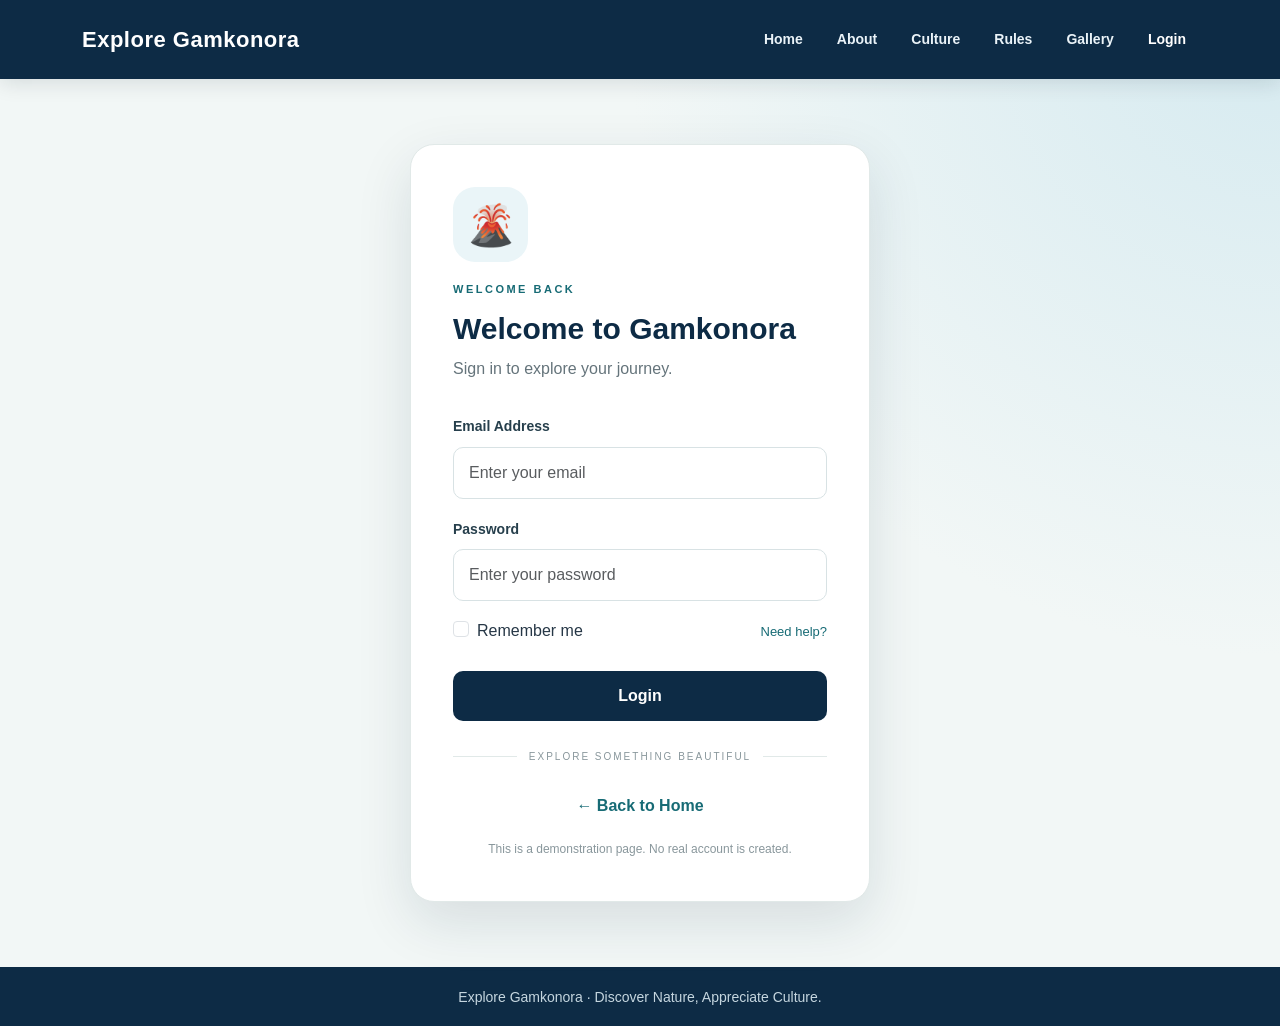
<file: explore gamkonora/login.html>
<!DOCTYPE html>
<html lang="en">
<head>
    <meta charset="UTF-8">
    <meta name="viewport" content="width=device-width, initial-scale=1.0">

    <title>Login | Explore Gamkonora</title>

    <link
        href="https://cdn.jsdelivr.net/npm/bootstrap@5.3.3/dist/css/bootstrap.min.css"
        rel="stylesheet"
    >
    <link rel="stylesheet" href="style.css">
</head>

<body class="login-page">

    <!-- NAVBAR -->
    <nav class="navbar navbar-expand-lg navbar-dark login-navbar">
        <div class="container">
            <a class="navbar-brand fw-bold" href="index.html">
                Explore Gamkonora
            </a>

            <button class="navbar-toggler" type="button"
                data-bs-toggle="collapse" data-bs-target="#menuNavbar"
                aria-controls="menuNavbar" aria-expanded="false"
                aria-label="Toggle navigation">
                <span class="navbar-toggler-icon"></span>
            </button>

            <div class="collapse navbar-collapse" id="menuNavbar">
                <ul class="navbar-nav ms-auto">
                    <li class="nav-item">
                        <a class="nav-link" href="index.html">Home</a>
                    </li>
                    <li class="nav-item">
                        <a class="nav-link" href="about.html">About</a>
                    </li>
                    <li class="nav-item">
                        <a class="nav-link" href="culture.html">Culture</a>
                    </li>
                    <li class="nav-item">
                        <a class="nav-link" href="rules.html">Rules</a>
                    </li>
                    <li class="nav-item">
                        <a class="nav-link" href="gallery.html">Gallery</a>
                    </li>
                    <li class="nav-item">
                        <a class="nav-link active" href="login.html">Login</a>
                    </li>
                </ul>
            </div>
        </div>
    </nav>

    <!-- LOGIN CONTENT -->
    <main class="login-container">

        <section class="login-card">

            <div class="login-brand-icon">🌋</div>

            <span class="login-label">WELCOME BACK</span>

            <h1>Welcome to Gamkonora</h1>

            <p class="login-description">
                Sign in to explore your journey.
            </p>

            <form action="#" method="get"
                onsubmit="event.preventDefault(); alert('This is a demo login page. No account system is connected.');">

                <div class="mb-3">
                    <label for="email" class="form-label">
                        Email Address
                    </label>

                    <input
                        type="email"
                        class="form-control login-input"
                        id="email"
                        placeholder="Enter your email"
                        required
                    >
                </div>

                <div class="mb-3">
                    <label for="password" class="form-label">
                        Password
                    </label>

                    <input
                        type="password"
                        class="form-control login-input"
                        id="password"
                        placeholder="Enter your password"
                        required
                    >
                </div>

                <div class="d-flex justify-content-between align-items-center mb-4">
                    <div class="form-check">
                        <input
                            class="form-check-input"
                            type="checkbox"
                            id="remember"
                        >
                        <label class="form-check-label" for="remember">
                            Remember me
                        </label>
                    </div>

                    <a href="#login-help" class="login-help-link">
                        Need help?
                    </a>
                </div>

                <button type="submit" class="btn login-submit w-100">
                    Login
                </button>

            </form>

            <div class="login-divider">
                <span>EXPLORE SOMETHING BEAUTIFUL</span>
            </div>

            <a href="index.html" class="login-back-link">
                ← Back to Home
            </a>

            <p id="login-help" class="login-help-text">
                This is a demonstration page. No real account is created.
            </p>

        </section>

    </main>

    <footer class="login-footer text-center py-3">
        <small>Explore Gamkonora · Discover Nature, Appreciate Culture.</small>
    </footer>

    <script src="https://cdn.jsdelivr.net/npm/bootstrap@5.3.3/dist/js/bootstrap.bundle.min.js"></script>

</body>
</html>
</file>
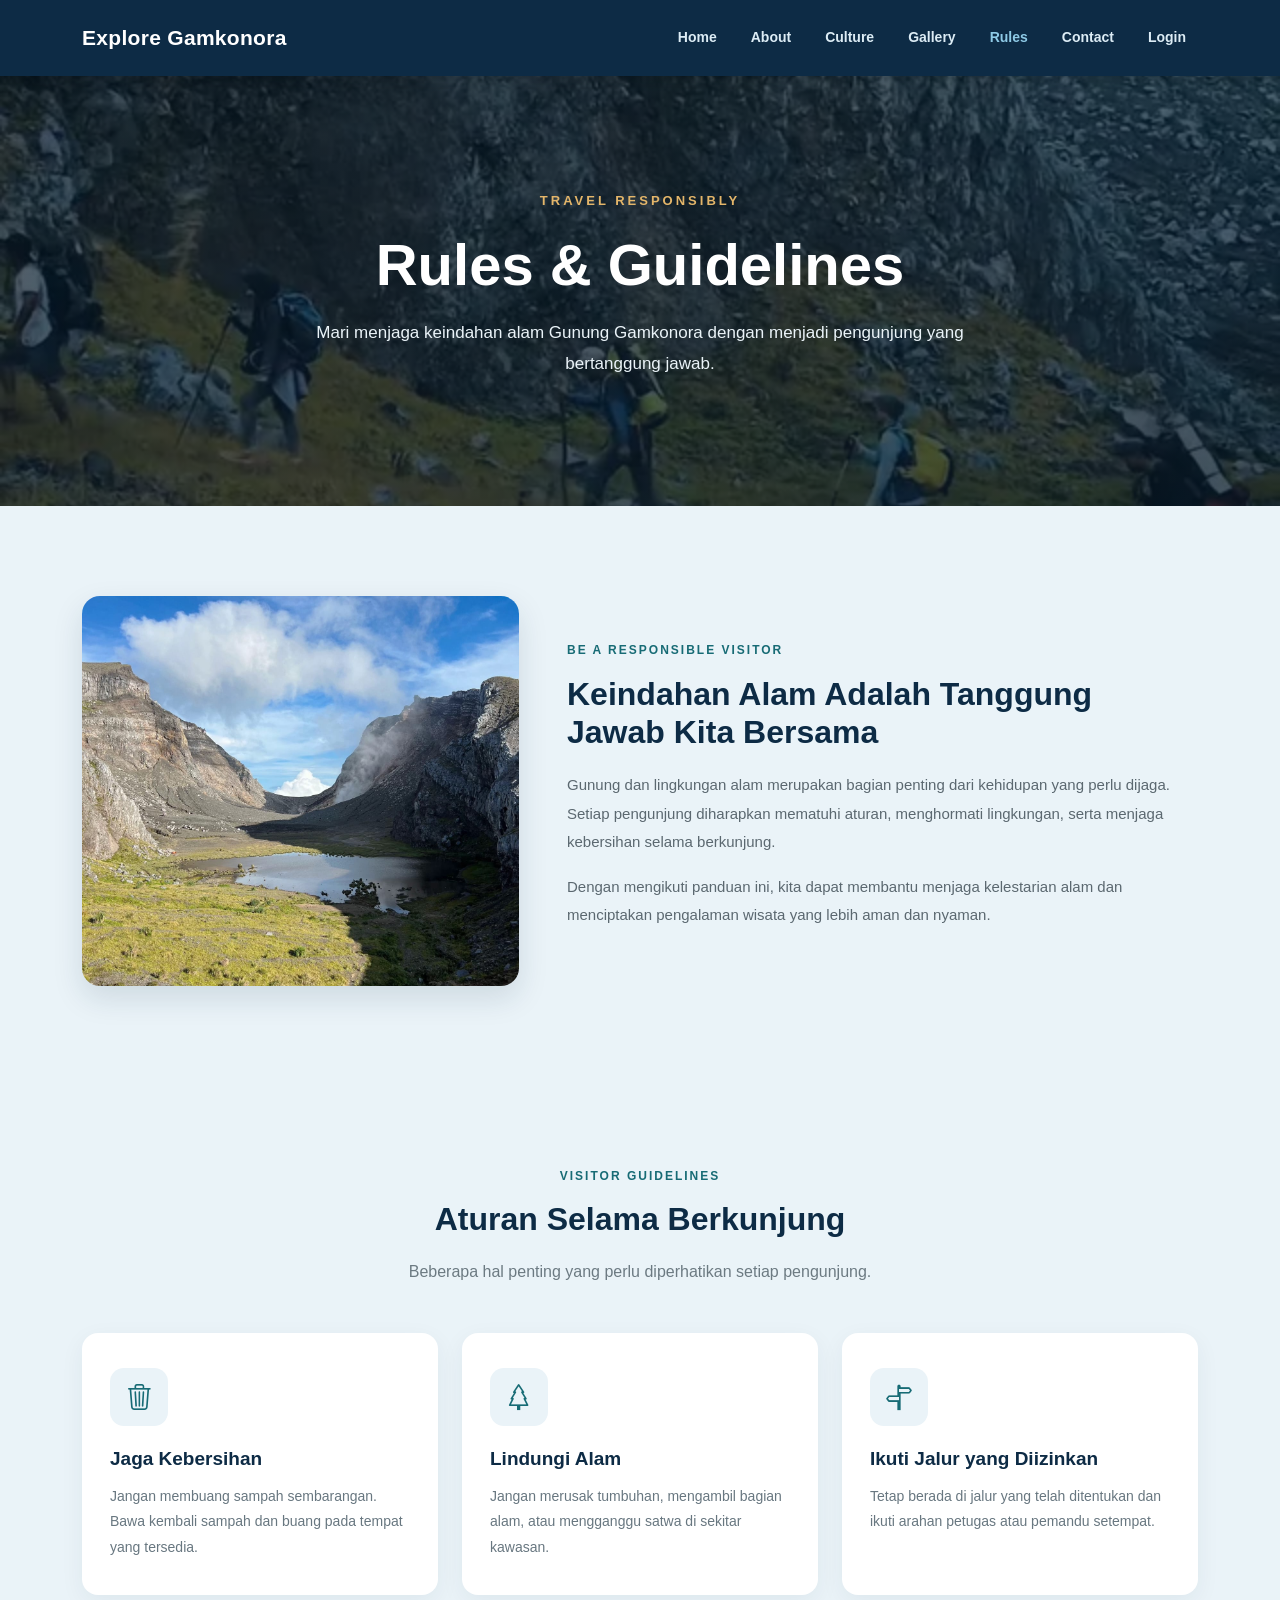
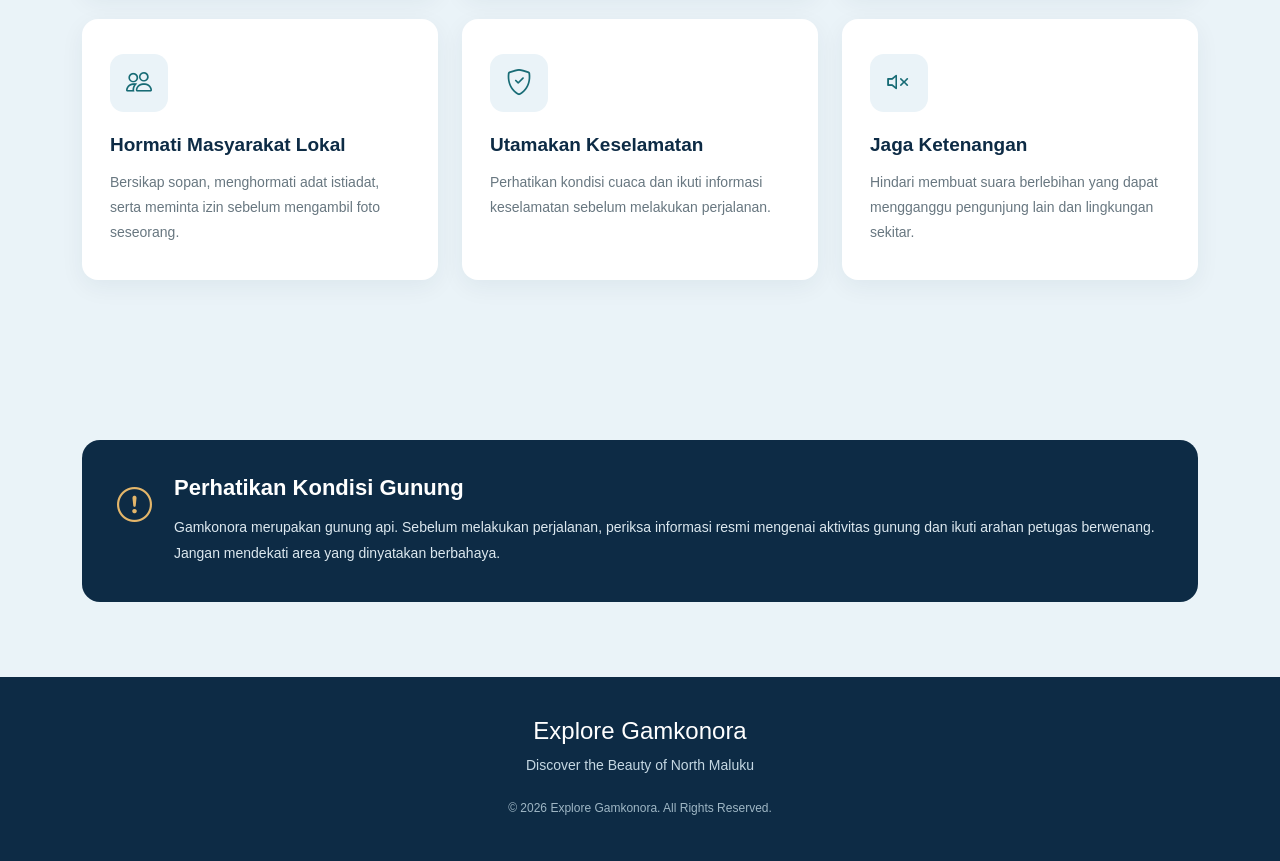
<file: explore gamkonora/rules.html>
<!DOCTYPE html>
<html lang="id">
<head>
    <meta charset="UTF-8">
    <meta name="viewport" content="width=device-width, initial-scale=1.0">
    <title>Rules | Explore Gamkonora</title>

    <!-- Bootstrap CSS -->
    <link href="https://cdn.jsdelivr.net/npm/bootstrap@5.3.3/dist/css/bootstrap.min.css" rel="stylesheet">

    <!-- Bootstrap Icons -->
    <link rel="stylesheet" href="https://cdn.jsdelivr.net/npm/bootstrap-icons@1.11.3/font/bootstrap-icons.min.css">

    <!-- CSS Utama -->
    <link rel="stylesheet" href="style.css">
</head>

<body>

<!-- NAVBAR -->
<nav class="navbar navbar-expand-lg navbar-dark navbar-gamkonora">
    <div class="container">
        <a class="navbar-brand fw-bold" href="index.html">
            Explore Gamkonora
        </a>

        <button class="navbar-toggler" type="button"
            data-bs-toggle="collapse" data-bs-target="#menuNavbar">
            <span class="navbar-toggler-icon"></span>
        </button>

        <div class="collapse navbar-collapse" id="menuNavbar">
            <ul class="navbar-nav ms-auto">
                <li class="nav-item"><a class="nav-link" href="index.html">Home</a></li>
                <li class="nav-item"><a class="nav-link" href="about.html">About</a></li>
                <li class="nav-item"><a class="nav-link" href="culture.html">Culture</a></li>
                <li class="nav-item"><a class="nav-link" href="gallery.html">Gallery</a></li>
                <li class="nav-item"><a class="nav-link active" href="rules.html">Rules</a></li>
                <li class="nav-item"><a class="nav-link" href="contact.html">Contact</a></li>
                <li class="nav-item"><a class="nav-link" href="login.html">Login</a></li>
            </ul>
        </div>
    </div>
</nav>


<!-- HERO RULES -->
<section class="rules-hero">
    <div class="rules-hero-image"></div>

    <div class="rules-hero-content">
        <span class="rules-label">TRAVEL RESPONSIBLY</span>
        <h1>Rules & Guidelines</h1>
        <p>
            Mari menjaga keindahan alam Gunung Gamkonora
            dengan menjadi pengunjung yang bertanggung jawab.
        </p>
    </div>
</section>


<!-- INTRODUCTION -->
<section class="rules-intro container">
    <div class="row align-items-center g-5">

        <div class="col-lg-5">
            <!-- Ganti foto ini dengan foto alam Gamkonora -->
            <img
                src="img/pemandangan2.jpeg"
                alt="Pemandangan pegunungan"
                class="rules-intro-image">
        </div>

        <div class="col-lg-7">
            <span class="rules-section-label">BE A RESPONSIBLE VISITOR</span>
            <h2 class="rules-title">
                Keindahan Alam Adalah Tanggung Jawab Kita Bersama
            </h2>

            <p class="rules-text">
                Gunung dan lingkungan alam merupakan bagian penting
                dari kehidupan yang perlu dijaga. Setiap pengunjung
                diharapkan mematuhi aturan, menghormati lingkungan,
                serta menjaga kebersihan selama berkunjung.
            </p>

            <p class="rules-text">
                Dengan mengikuti panduan ini, kita dapat membantu
                menjaga kelestarian alam dan menciptakan pengalaman
                wisata yang lebih aman dan nyaman.
            </p>
        </div>

    </div>
</section>


<!-- RULES CARDS -->
<section class="rules-list-section">
    <div class="container">

        <div class="text-center mb-5">
            <span class="rules-section-label">VISITOR GUIDELINES</span>
            <h2 class="rules-title">Aturan Selama Berkunjung</h2>
            <p class="rules-subtitle">
                Beberapa hal penting yang perlu diperhatikan setiap pengunjung.
            </p>
        </div>

        <div class="row g-4">

            <!-- RULE 1 -->
            <div class="col-md-6 col-lg-4">
                <div class="rules-card">
                    <div class="rules-icon">
                        <i class="bi bi-trash3"></i>
                    </div>
                    <h4>Jaga Kebersihan</h4>
                    <p>
                        Jangan membuang sampah sembarangan.
                        Bawa kembali sampah dan buang pada tempat yang tersedia.
                    </p>
                </div>
            </div>

            <!-- RULE 2 -->
            <div class="col-md-6 col-lg-4">
                <div class="rules-card">
                    <div class="rules-icon">
                        <i class="bi bi-tree"></i>
                    </div>
                    <h4>Lindungi Alam</h4>
                    <p>
                        Jangan merusak tumbuhan, mengambil bagian alam,
                        atau mengganggu satwa di sekitar kawasan.
                    </p>
                </div>
            </div>

            <!-- RULE 3 -->
            <div class="col-md-6 col-lg-4">
                <div class="rules-card">
                    <div class="rules-icon">
                        <i class="bi bi-signpost-split"></i>
                    </div>
                    <h4>Ikuti Jalur yang Diizinkan</h4>
                    <p>
                        Tetap berada di jalur yang telah ditentukan
                        dan ikuti arahan petugas atau pemandu setempat.
                    </p>
                </div>
            </div>

            <!-- RULE 4 -->
            <div class="col-md-6 col-lg-4">
                <div class="rules-card">
                    <div class="rules-icon">
                        <i class="bi bi-people"></i>
                    </div>
                    <h4>Hormati Masyarakat Lokal</h4>
                    <p>
                        Bersikap sopan, menghormati adat istiadat,
                        serta meminta izin sebelum mengambil foto seseorang.
                    </p>
                </div>
            </div>

            <!-- RULE 5 -->
            <div class="col-md-6 col-lg-4">
                <div class="rules-card">
                    <div class="rules-icon">
                        <i class="bi bi-shield-check"></i>
                    </div>
                    <h4>Utamakan Keselamatan</h4>
                    <p>
                        Perhatikan kondisi cuaca dan ikuti informasi
                        keselamatan sebelum melakukan perjalanan.
                    </p>
                </div>
            </div>

            <!-- RULE 6 -->
            <div class="col-md-6 col-lg-4">
                <div class="rules-card">
                    <div class="rules-icon">
                        <i class="bi bi-volume-mute"></i>
                    </div>
                    <h4>Jaga Ketenangan</h4>
                    <p>
                        Hindari membuat suara berlebihan yang dapat
                        mengganggu pengunjung lain dan lingkungan sekitar.
                    </p>
                </div>
            </div>

        </div>
    </div>
</section>


<!-- SAFETY REMINDER -->
<section class="rules-reminder container">
    <div class="rules-reminder-box">
        <div class="rules-reminder-icon">
            <i class="bi bi-exclamation-circle"></i>
        </div>

        <div>
            <h3>Perhatikan Kondisi Gunung</h3>
            <p>
                Gamkonora merupakan gunung api. Sebelum melakukan
                perjalanan, periksa informasi resmi mengenai aktivitas
                gunung dan ikuti arahan petugas berwenang.
                Jangan mendekati area yang dinyatakan berbahaya.
            </p>
        </div>
    </div>
</section>


<!-- FOOTER -->
<footer class="home-footer">
    <div class="container text-center">
        <h4>Explore Gamkonora</h4>
        <p>Discover the Beauty of North Maluku</p>
        <small>© 2026 Explore Gamkonora. All Rights Reserved.</small>
    </div>
</footer>


<script src="https://cdn.jsdelivr.net/npm/bootstrap@5.3.3/dist/js/bootstrap.bundle.min.js"></script>

</body>
</html>
</file>
<file: explore gamkonora/style.css>
/* =====================================================
   EXPLORE GAMKONORA
   MODERN NATURE TOURISM DESIGN
   Bootstrap 5.3.3 + Custom CSS
===================================================== */


/* ===== 1. PENGATURAN DASAR ===== */

:root {
    --navy: #0d2b45;
    --navy-light: #194d6b;
    --blue: #8ecae6;
    --teal: #176b75;
    --teal-light: #a9e6df;
    --gold: #e4b66a;
    --background: #eaf3f8;
    --white: #ffffff;
    --text: #263746;
    --muted: #65747b;
    --border: #dce8ef;

    --shadow: 0 12px 35px rgba(13, 43, 69, 0.10);
    --shadow-hover: 0 20px 45px rgba(13, 43, 69, 0.16);
    --radius: 18px;
}

* {
    box-sizing: border-box;
}

html {
    scroll-behavior: smooth;
}

body {
    margin: 0;
    font-family: Arial, sans-serif;
    background-color: var(--background);
    color: var(--text);
    line-height: 1.7;
}

img {
    max-width: 100%;
}

a {
    transition: all 0.3s ease;
}

::selection {
    background: var(--teal);
    color: white;
}


/* ===== 2. NAVBAR ===== */

.navbar-gamkonora,
.culture-navbar,
.gallery-navbar,
.rules-navbar,
.login-navbar {
    background-color: var(--navy);
    padding: 16px 0;
    box-shadow: 0 4px 20px rgba(5, 24, 40, 0.12);
    position: relative;
    z-index: 10;
}

.navbar-brand {
    font-size: 22px;
    font-weight: 800;
    letter-spacing: 0.5px;
    color: white !important;
    transition: transform 0.3s ease;
}

.navbar-brand:hover {
    transform: translateY(-2px);
}

.navbar-brand span {
    color: var(--blue);
}

.navbar-gamkonora .nav-link,
.culture-navbar .nav-link,
.gallery-navbar .nav-link,
.rules-navbar .nav-link,
.login-navbar .nav-link {
    color: #eaf3f8;
    font-size: 14px;
    font-weight: 600;
    margin-left: 10px;
    padding: 9px 12px !important;
    position: relative;
    transition: color 0.3s ease;
}

.navbar-gamkonora .nav-link::after,
.culture-navbar .nav-link::after,
.gallery-navbar .nav-link::after,
.rules-navbar .nav-link::after,
.login-navbar .nav-link::after {
    content: "";
    position: absolute;
    width: 0;
    height: 2px;
    bottom: 2px;
    left: 12px;
    background-color: var(--blue);
    transition: width 0.3s ease;
}

.navbar-gamkonora .nav-link:hover::after,
.culture-navbar .nav-link:hover::after,
.gallery-navbar .nav-link:hover::after,
.rules-navbar .nav-link:hover::after,
.login-navbar .nav-link:hover::after {
    width: calc(100% - 24px);
}

.navbar-gamkonora .nav-link:hover,
.navbar-gamkonora .nav-link.active,
.culture-navbar .nav-link:hover,
.gallery-navbar .nav-link:hover,
.rules-navbar .nav-link:hover {
    color: var(--blue);
}

.navbar-toggler {
    border-color: rgba(255,255,255,0.35);
}

.navbar-toggler:focus {
    box-shadow: 0 0 0 3px rgba(142, 202, 230, 0.25);
}


/* ===== 3. HOME / HERO ===== */

.hero {
    min-height: 88vh;

    background-image:
        linear-gradient(
            90deg,
            rgba(5, 24, 40, 0.90) 0%,
            rgba(5, 24, 40, 0.62) 48%,
            rgba(5, 24, 40, 0.12) 100%
        ),
        url("img/gamkonora.jpeg");

    background-size: cover;
    background-position: center;
    background-repeat: no-repeat;

    display: flex;
    align-items: center;

    position: relative;
    overflow: hidden;
    padding: 90px 10%;
}

.hero::after {
    content: "";
    position: absolute;
    inset: auto 0 0;
    height: 120px;
    background: linear-gradient(transparent, rgba(5, 24, 40, 0.35));
    pointer-events: none;
}

.hero-content {
    max-width: 720px;
    position: relative;
    z-index: 1;
    animation: fadeUp 1s ease both;
}

.hero-label {
    display: inline-block;
    color: var(--blue);
    font-size: 12px;
    font-weight: bold;
    letter-spacing: 4px;
    margin-bottom: 22px;
    text-transform: uppercase;
}

.hero h1 {
    font-size: clamp(42px, 6vw, 76px);
    font-weight: 800;
    line-height: 1.12;
    margin-bottom: 24px;
    color: white;
    letter-spacing: -1.5px;
}

.hero h1 span {
    display: block;
    color: var(--blue);
}

.hero-description {
    max-width: 540px;
    font-size: 17px;
    line-height: 1.9;
    color: #eaf3f8;
    margin-bottom: 34px;
}

.hero-scroll {
    position: absolute;
    bottom: 27px;
    left: 10%;
    z-index: 2;
    font-size: 11px;
    letter-spacing: 3px;
    color: #eaf3f8;
    text-transform: uppercase;
}


/* ===== 4. TOMBOL EXPLORE ===== */

.btn-explore,
.culture-button,
.rules-button {
    display: inline-block;
    background-color: var(--blue);
    color: var(--navy);
    padding: 14px 28px;
    border-radius: 8px;
    border: none;
    font-size: 14px;
    font-weight: 700;
    text-decoration: none;
    box-shadow: 0 7px 18px rgba(0,0,0,0.12);
    transition: all 0.3s ease;
}

.btn-explore:hover,
.culture-button:hover {
    background-color: white;
    color: var(--navy);
    transform: translateY(-4px);
    box-shadow: 0 12px 25px rgba(0,0,0,0.18);
}

.btn-explore span {
    margin-left: 8px;
}


/* ===== 5. ABOUT PAGE ===== */


/* BANNER ABOUT */

.about-hero {
    min-height: 430px;
    position: relative;
    display: flex;
    align-items: center;
    background-color: #0d2b45;
    overflow: hidden;
}

/* FOTO BANNER ABOUT
   Ganti URL di bawah untuk mengganti foto banner.
*/
.about-hero-image {
    position: absolute;
    inset: 0;

    background-image:
        linear-gradient(
            90deg,
            rgba(8, 32, 52, 0.88),
            rgba(8, 32, 52, 0.40)
        ),
        url("img/gamkonora.jpeg");

    background-size: cover;
    background-position: center;
}

.about-hero-content {
    position: relative;
    z-index: 2;
    color: white;
    padding-top: 80px;
    padding-bottom: 80px;
}

.about-label {
    color: #a9e6df;
    font-size: 12px;
    font-weight: 800;
    letter-spacing: 3px;
}

.about-hero h1 {
    max-width: 700px;
    font-size: clamp(38px, 6vw, 60px);
    font-weight: 800;
    line-height: 1.2;
    margin: 20px 0;
}

.about-hero h1 span {
    display: block;
    color: #8ecae6;
}

.about-hero-content p {
    max-width: 550px;
    color: #e1edf3;
    line-height: 1.9;
    font-size: 15px;
}


/* INTRODUCTION */

.about-intro {
    background-color: #ffffff;
    padding-top: 85px !important;
    padding-bottom: 85px !important;
}

.about-main-image {
    width: 100%;
    height: 430px;
    object-fit: cover;
    border-radius: 20px;
    box-shadow: 0 15px 35px rgba(13, 43, 69, 0.14);
}

.about-image-caption {
    color: #176b75;
    font-size: 13px;
    font-weight: 700;
    margin-top: 15px;
}

.about-section-label {
    color: #176b75;
    font-size: 12px;
    font-weight: 800;
    letter-spacing: 2px;
}

.about-title {
    color: #0d2b45;
    font-size: clamp(27px, 4vw, 37px);
    font-weight: 800;
    line-height: 1.3;
    margin-top: 12px;
    margin-bottom: 20px;
}

.about-text {
    color: #65747b;
    font-size: 15px;
    line-height: 1.9;
    margin-bottom: 15px;
}


/* INFORMATION CARDS */

.about-information {
    background-color: #eaf3f8;
    padding-top: 85px !important;
    padding-bottom: 85px !important;
}

.about-subtitle {
    color: #65747b;
    font-size: 15px;
    line-height: 1.8;
}

.about-info-card {
    height: 100%;
    background-color: #ffffff;
    padding: 32px;
    border-radius: 18px;
    border: 1px solid #dce8ef;
    box-shadow: 0 8px 25px rgba(13, 43, 69, 0.05);
    transition: 0.3s;
}

.about-info-card:hover {
    transform: translateY(-7px);
    box-shadow: 0 15px 30px rgba(13, 43, 69, 0.12);
}

.about-info-icon {
    width: 55px;
    height: 55px;
    background-color: #e2f2f7;
    color: #176b75;
    display: flex;
    align-items: center;
    justify-content: center;
    border-radius: 15px;
    font-size: 25px;
    margin-bottom: 22px;
}

.about-info-card h3 {
    color: #0d2b45;
    font-size: 20px;
    font-weight: 800;
    margin-bottom: 12px;
}

.about-info-card p {
    color: #65747b;
    font-size: 14px;
    line-height: 1.8;
    margin-bottom: 0;
}


/* NATURAL BEAUTY */

.about-beauty {
    background-color: #ffffff;
    padding-top: 85px !important;
    padding-bottom: 85px !important;
}

.about-beauty-image {
    width: 100%;
    height: 390px;
    object-fit: cover;
    border-radius: 20px;
    box-shadow: 0 15px 35px rgba(13, 43, 69, 0.12);
}


/* CLOSING SECTION */

.about-closing {
    background: linear-gradient(135deg, #0d2b45, #176b75);
    color: #ffffff;
    padding: 75px 20px;
}

.about-closing-icon {
    font-size: 42px;
    color: #8ecae6;
}

.about-closing h2 {
    font-size: clamp(25px, 4vw, 35px);
    font-weight: 800;
    margin-top: 18px;
    margin-bottom: 15px;
}

.about-closing p {
    max-width: 600px;
    margin: 0 auto 25px;
    color: #dcecf5;
    font-size: 15px;
    line-height: 1.9;
}

.about-closing-button {
    background-color: #8ecae6;
    color: #0d2b45;
    padding: 12px 24px;
    border-radius: 30px;
    font-weight: 700;
    transition: 0.3s;
}

.about-closing-button:hover {
    background-color: #ffffff;
    color: #0d2b45;
    transform: translateY(-3px);
}


/* RESPONSIVE ABOUT */

@media (max-width: 768px) {

    .about-hero {
        min-height: 370px;
    }

    .about-hero-content {
        padding-top: 65px;
        padding-bottom: 65px;
    }

    .about-main-image {
        height: 290px;
    }

    .about-beauty-image {
        height: 280px;
    }

    .about-info-card {
        padding: 25px;
    }

}
/* ===== 6. CULTURE PAGE ===== */


/* =========================================
   CULTURE PAGE
========================================= */


/* =========================================
   1. HERO / BANNER CULTURE
========================================= */

.culture-hero {
    position: relative;
    min-height: 430px;
    display: flex;
    align-items: center;
    justify-content: center;
    text-align: center;
    color: white;
    overflow: hidden;
    background:
        linear-gradient(rgba(5, 25, 40, 0.65), rgba(5, 25, 40, 0.75)),
        url("img/MG_5648-scaled-e1717379256229.jpg")
        center/cover no-repeat;
}

/* KONTEN DI DALAM BANNER */
.culture-hero-content {
    max-width: 760px;
    padding: 50px 20px;
}

/* LABEL KECIL DI ATAS JUDUL */
.culture-label {
    display: inline-block;
    color: #e4b66a;
    letter-spacing: 3px;
    font-size: 13px;
    font-weight: 700;
    margin-bottom: 18px;
}

/* JUDUL BANNER */
.culture-hero h1 {
    font-size: clamp(38px, 6vw, 58px);
    font-weight: 800;
    margin-bottom: 18px;
}

/* PARAGRAF BANNER */
.culture-hero p {
    font-size: 17px;
    line-height: 1.8;
    color: #eaf3f8;
}


/* =========================================
   2. INTRODUCTION
========================================= */

/* JARAK SECTION INTRODUCTION */
.culture-intro {
    padding-top: 90px;
    padding-bottom: 90px;
}

/* FOTO INTRODUCTION */
.culture-intro-image {
    width: 100%;
    height: 390px;
    object-fit: cover;
    border-radius: 18px;
    box-shadow: 0 12px 30px rgba(13, 43, 69, 0.13);
}

/* KETERANGAN DI BAWAH FOTO */
.culture-image-caption {
    color: #7b898f;
    font-size: 12px;
    margin-top: 12px;
    text-align: center;
}

/* LABEL KECIL SETIAP SECTION */
.culture-section-label {
    color: #176b75;
    font-size: 12px;
    font-weight: 800;
    letter-spacing: 2px;
}

/* JUDUL SECTION */
.culture-title {
    color: #0d2b45;
    font-size: 32px;
    font-weight: 800;
    margin-top: 12px;
    margin-bottom: 20px;
}

/* PARAGRAF SECTION */
.culture-text {
    color: #5b6870;
    font-size: 15px;
    line-height: 1.9;
}


/* =========================================
   3. LOCAL COMMUNITY
========================================= */

/* BACKGROUND SECTION COMMUNITY */
.culture-community {
    background: #eaf3f8;
    padding: 85px 0;
}

/* JUDUL DAN DESKRIPSI SECTION */
.culture-heading {
    margin-bottom: 45px;
}

/* DESKRIPSI DI BAWAH JUDUL */
.culture-subtitle {
    color: #6c7a82;
    font-size: 15px;
    line-height: 1.8;
    margin-top: 10px;
}

/* KOTAK KARTU COMMUNITY */
.culture-card {
    height: 100%;
    background: white;
    border-radius: 16px;
    overflow: hidden;
    box-shadow: 0 7px 25px rgba(13, 43, 69, 0.06);
    transition: 0.3s ease;
}

/* EFEK SAAT KURSOR DI ATAS KARTU */
.culture-card:hover {
    transform: translateY(-7px);
    box-shadow: 0 15px 30px rgba(13, 43, 69, 0.12);
}

/* FOTO DI DALAM KARTU */
.culture-card-image {
    width: 100%;
    height: 230px;
    object-fit: cover;
}

/* AREA TEKS DI DALAM KARTU */
.culture-card-content {
    padding: 25px;
}

/* JUDUL KARTU */
.culture-card-content h4 {
    color: #0d2b45;
    font-size: 19px;
    font-weight: 700;
    margin-bottom: 12px;
}

/* PARAGRAF KARTU */
.culture-card-content p {
    color: #687780;
    font-size: 14px;
    line-height: 1.8;
    margin-bottom: 0;
}


/* =========================================
   4. TRADITIONS & HERITAGE
========================================= */

/* JARAK SECTION HERITAGE */
.culture-heritage {
    padding-top: 90px;
    padding-bottom: 90px;
}

/* FOTO HERITAGE */
.culture-heritage-image {
    width: 100%;
    height: 390px;
    object-fit: cover;
    border-radius: 18px;
    box-shadow: 0 12px 30px rgba(13, 43, 69, 0.13);
}


/* =========================================
   5. LOCAL LANGUAGE
========================================= */

/* BACKGROUND SECTION LANGUAGE */
.culture-language {
    background: #0d2b45;
    padding: 80px 20px;
    text-align: center;
}

/* IKON BAHASA */
.culture-language-icon {
    font-size: 42px;
    color: #e4b66a;
    margin-bottom: 18px;
}

/* LABEL DI SECTION LANGUAGE */
.culture-language .culture-section-label {
    color: #e4b66a;
}

/* JUDUL DI SECTION LANGUAGE */
.culture-language .culture-title {
    color: white;
}

/* PARAGRAF LANGUAGE */
.culture-language-text {
    max-width: 750px;
    margin: 0 auto;
    color: #dce8ef;
    font-size: 15px;
    line-height: 1.9;
}


/* =========================================
   6. CULTURE GALLERY
========================================= */

/* JARAK SECTION GALLERY */
.culture-gallery {
    padding-top: 90px;
    padding-bottom: 90px;
}

/* KOTAK FOTO GALLERY */
.culture-gallery-item {
    width: 100%;
    height: 270px;
    overflow: hidden;
    border-radius: 15px;
}

/* FOTO GALLERY */
.culture-gallery-image {
    width: 100%;
    height: 100%;
    object-fit: cover;
    transition: 0.4s ease;
}

/* EFEK ZOOM FOTO GALLERY */
.culture-gallery-item:hover .culture-gallery-image {
    transform: scale(1.06);
}


/* =========================================
   7. CLOSING SECTION
========================================= */

/* BACKGROUND PENUTUP */
.culture-closing {
    background: #eaf3f8;
    padding: 75px 20px;
    text-align: center;
}

/* JUDUL PENUTUP */
.culture-closing h2 {
    color: #0d2b45;
    font-size: 30px;
    font-weight: 800;
    margin-bottom: 15px;
}

/* PARAGRAF PENUTUP */
.culture-closing p {
    max-width: 650px;
    margin: 0 auto 25px;
    color: #687780;
    font-size: 15px;
    line-height: 1.8;
}

/* TOMBOL PENUTUP */
.culture-closing-button {
    background: #176b75;
    color: white;
    padding: 12px 28px;
    border-radius: 30px;
    font-weight: 600;
    transition: 0.3s ease;
}

/* EFEK TOMBOL */
.culture-closing-button:hover {
    background: #0d2b45;
    color: white;
}


/* =========================================
   8. RESPONSIVE CULTURE
========================================= */

/* TABLET DAN HP */
@media (max-width: 768px) {

    .culture-hero {
        min-height: 350px;
    }

    .culture-intro,
    .culture-heritage,
    .culture-gallery {
        padding-top: 60px;
        padding-bottom: 60px;
    }

    .culture-intro-image,
    .culture-heritage-image {
        height: 280px;
    }

    .culture-title {
        font-size: 27px;
    }

    .culture-community {
        padding: 60px 0;
    }

    .culture-card-image {
        height: 210px;
    }

    .culture-gallery-item {
        height: 230px;
    }

}


/* HP KECIL */
@media (max-width: 480px) {

    .culture-hero h1 {
        font-size: 35px;
    }

    .culture-hero p {
        font-size: 14px;
    }

    .culture-title {
        font-size: 25px;
    }

    .culture-language {
        padding: 60px 20px;
    }

    .culture-closing h2 {
        font-size: 25px;
    }

}



/* ===== 7. GALLERY PAGE ===== */
/* =========================================
   1. HERO / BANNER GALLERY
========================================= */

.gallery-hero {
    position: relative;
    min-height: 430px;
    display: flex;
    align-items: center;
    justify-content: center;
    text-align: center;
    color: white;
    overflow: hidden;

    /* BACKGROUND FOTO BANNER */
    background:
        linear-gradient(rgba(5, 25, 40, 0.65), rgba(5, 25, 40, 0.75)),
        url("img/galeri5.jpeg")
        center/cover no-repeat;
}

/* KONTEN BANNER */
.gallery-hero-content {
    max-width: 760px;
    padding: 50px 20px;
}

/* LABEL BANNER */
.gallery-label {
    display: inline-block;
    color: #e4b66a;
    letter-spacing: 3px;
    font-size: 13px;
    font-weight: 700;
    margin-bottom: 18px;
}

/* JUDUL BANNER */
.gallery-hero h1 {
    font-size: clamp(38px, 6vw, 58px);
    font-weight: 800;
    margin-bottom: 18px;
}

/* PARAGRAF BANNER */
.gallery-hero p {
    font-size: 17px;
    line-height: 1.8;
    color: #eaf3f8;
}


/* =========================================
   2. INTRODUCTION GALLERY
========================================= */

.gallery-intro {
    padding-top: 85px;
    padding-bottom: 40px;
    text-align: center;
}

/* LABEL SECTION */
.gallery-section-label {
    color: #176b75;
    font-size: 12px;
    font-weight: 800;
    letter-spacing: 2px;
}

/* JUDUL SECTION */
.gallery-title {
    color: #0d2b45;
    font-size: 32px;
    font-weight: 800;
    margin-top: 12px;
    margin-bottom: 15px;
}

/* PARAGRAF INTRODUCTION */
.gallery-description {
    max-width: 700px;
    margin: 0 auto;
    color: #687780;
    font-size: 15px;
    line-height: 1.9;
}


/* =========================================
   3. MAIN PHOTO GALLERY
========================================= */

.gallery-main {
    padding-top: 30px;
    padding-bottom: 90px;
}

/* KARTU FOTO */
.gallery-card {
    height: 100%;
    background: white;
    border-radius: 16px;
    overflow: hidden;
    box-shadow: 0 7px 25px rgba(13, 43, 69, 0.08);
    transition: 0.3s ease;
}

/* EFEK HOVER KARTU */
.gallery-card:hover {
    transform: translateY(-7px);
    box-shadow: 0 15px 30px rgba(13, 43, 69, 0.14);
}

/* KOTAK FOTO KOSONG */
.gallery-placeholder {
    width: 100%;
    height: 250px;
    display: flex;
    flex-direction: column;
    align-items: center;
    justify-content: center;
    gap: 10px;

    background: #eaf3f8;
    border: 2px dashed #9db8c6;
    color: #176b75;
    transition: 0.3s ease;
}

/* IKON DI KOTAK FOTO */
.gallery-placeholder i {
    font-size: 42px;
    color: #176b75;
}

/* TULISAN TAMBAHKAN FOTO */
.gallery-placeholder span {
    font-size: 13px;
    font-weight: 800;
    letter-spacing: 1px;
}

/* KETERANGAN FOTO */
.gallery-placeholder small {
    color: #788991;
    font-size: 12px;
}

/* EFEK HOVER KOTAK FOTO */
.gallery-card:hover .gallery-placeholder {
    background: #dcecf3;
}

/* GAMBAR SETELAH FOTO DITAMBAHKAN */
.gallery-card-image {
    width: 100%;
    height: 250px;
    object-fit: cover;
    display: block;
}

/* AREA INFORMASI FOTO */
.gallery-card-info {
    padding: 22px;
}

/* JUDUL FOTO */
.gallery-card-info h4 {
    color: #0d2b45;
    font-size: 18px;
    font-weight: 700;
    margin-bottom: 8px;
}

/* DESKRIPSI FOTO */
.gallery-card-info p {
    color: #687780;
    font-size: 14px;
    margin-bottom: 0;
}


/* =========================================
   4. CLOSING SECTION
========================================= */

.gallery-closing {
    background: #0d2b45;
    padding: 75px 20px;
    text-align: center;
}

/* JUDUL PENUTUP */
.gallery-closing h2 {
    color: white;
    font-size: 30px;
    font-weight: 800;
    margin-bottom: 15px;
}

/* PARAGRAF PENUTUP */
.gallery-closing p {
    max-width: 650px;
    margin: 0 auto 25px;
    color: #dce8ef;
    font-size: 15px;
    line-height: 1.8;
}

/* TOMBOL PENUTUP */
.gallery-closing-button {
    background: #e4b66a;
    color: #0d2b45;
    padding: 12px 28px;
    border-radius: 30px;
    font-weight: 700;
    transition: 0.3s ease;
}

/* EFEK TOMBOL */
.gallery-closing-button:hover {
    background: white;
    color: #0d2b45;
}


/* =========================================
   5. RESPONSIVE GALLERY
========================================= */

/* TABLET DAN HP */
@media (max-width: 768px) {

    .gallery-hero {
        min-height: 350px;
    }

    .gallery-intro {
        padding-top: 60px;
    }

    .gallery-title {
        font-size: 27px;
    }

    .gallery-main {
        padding-bottom: 60px;
    }

    .gallery-placeholder,
    .gallery-card-image {
        height: 220px;
    }

}

/* HP KECIL */
@media (max-width: 480px) {

    .gallery-hero h1 {
        font-size: 35px;
    }

    .gallery-hero p {
        font-size: 14px;
    }

    .gallery-title {
        font-size: 25px;
    }

    .gallery-placeholder,
    .gallery-card-image {
        height: 210px;
    }

    .gallery-closing h2 {
        font-size: 25px;
    }

}



/* ===== 8. RULES PAGE ===== */


/* =====================================
   RULES PAGE
===================================== */

.rules-hero {
    position: relative;
    min-height: 430px;
    display: flex;
    align-items: center;
    justify-content: center;
    text-align: center;
    color: white;
    overflow: hidden;
    background: #0d2b45;
}

.rules-hero-image {
    position: absolute;
    inset: 0;
    background:
        linear-gradient(rgba(5, 25, 40, 0.65), rgba(5, 25, 40, 0.75)),
        url("img/rule2\ gambar.jpg")
        center/cover no-repeat;
}

.rules-hero-content {
    position: relative;
    z-index: 1;
    max-width: 750px;
    padding: 50px 20px;
}

.rules-label {
    display: inline-block;
    color: #e4b66a;
    letter-spacing: 3px;
    font-size: 13px;
    font-weight: 700;
    margin-bottom: 18px;
}

.rules-hero h1 {
    font-size: clamp(38px, 6vw, 58px);
    font-weight: 800;
    margin-bottom: 18px;
}

.rules-hero p {
    font-size: 17px;
    line-height: 1.8;
    color: #eaf3f8;
}


/* INTRODUCTION */

.rules-intro {
    padding-top: 90px;
    padding-bottom: 90px;
}

.rules-intro-image {
    width: 100%;
    height: 390px;
    object-fit: cover;
    border-radius: 18px;
    box-shadow: 0 12px 30px rgba(13, 43, 69, 0.13);
}

.rules-section-label {
    color: #176b75;
    font-size: 12px;
    font-weight: 800;
    letter-spacing: 2px;
}

.rules-title {
    color: #0d2b45;
    font-size: 32px;
    font-weight: 800;
    margin-top: 12px;
    margin-bottom: 20px;
}

.rules-text {
    color: #5b6870;
    line-height: 1.9;
    font-size: 15px;
}


/* RULES CARDS */

.rules-list-section {
    background: #eaf3f8;
    padding: 85px 0;
}

.rules-subtitle {
    color: #6c7a82;
    margin-top: 10px;
}

.rules-card {
    height: 100%;
    padding: 35px 28px;
    background: white;
    border-radius: 16px;
    box-shadow: 0 7px 25px rgba(13, 43, 69, 0.06);
    transition: 0.3s ease;
}

.rules-card:hover {
    transform: translateY(-7px);
    box-shadow: 0 15px 30px rgba(13, 43, 69, 0.12);
}

.rules-icon {
    width: 58px;
    height: 58px;
    display: flex;
    align-items: center;
    justify-content: center;
    border-radius: 14px;
    background: #eaf3f8;
    color: #176b75;
    font-size: 26px;
    margin-bottom: 22px;
}

.rules-card h4 {
    color: #0d2b45;
    font-size: 19px;
    font-weight: 700;
    margin-bottom: 13px;
}

.rules-card p {
    color: #687780;
    font-size: 14px;
    line-height: 1.8;
    margin-bottom: 0;
}


/* SAFETY REMINDER */

.rules-reminder {
    padding-top: 75px;
    padding-bottom: 75px;
}

.rules-reminder-box {
    display: flex;
    align-items: flex-start;
    gap: 22px;
    padding: 35px;
    background: #0d2b45;
    color: white;
    border-radius: 18px;
}

.rules-reminder-icon {
    font-size: 35px;
    color: #e4b66a;
}

.rules-reminder-box h3 {
    font-size: 22px;
    font-weight: 700;
    margin-bottom: 12px;
}

.rules-reminder-box p {
    color: #dce8ef;
    font-size: 14px;
    line-height: 1.9;
    margin-bottom: 0;
}


/* RESPONSIVE RULES */

@media (max-width: 768px) {

    .rules-hero {
        min-height: 350px;
    }

    .rules-intro {
        padding-top: 60px;
        padding-bottom: 60px;
    }

    .rules-intro-image {
        height: 280px;
    }

    .rules-title {
        font-size: 27px;
    }

    .rules-list-section {
        padding: 60px 0;
    }

    .rules-reminder-box {
        padding: 25px;
        gap: 15px;
    }

}

@media (max-width: 480px) {

    .rules-hero h1 {
        font-size: 35px;
    }

    .rules-hero p {
        font-size: 14px;
    }

    .rules-reminder-box {
        flex-direction: column;
    }

}


/* ===== 9. LOGIN PAGE ===== */

.login-page {
    min-height: 100vh;
    background:
        radial-gradient(circle at top right, #d5eaf0, transparent 40%),
        #f2f7f6;
}

.login-container {
    display: flex;
    justify-content: center;
    align-items: center;
    padding: 65px 20px;
    min-height: 78vh;
}

.login-card {
    width: 100%;
    max-width: 460px;
    background: white;
    padding: 42px;
    border-radius: 24px;
    border: 1px solid #e1e9e8;
    box-shadow: 0 20px 55px rgba(13,43,69,0.12);
    transition: transform 0.35s ease, box-shadow 0.35s ease;
}

.login-card:hover {
    transform: translateY(-5px);
    box-shadow: var(--shadow-hover);
}

.login-brand-icon {
    display: inline-flex;
    align-items: center;
    justify-content: center;
    width: 75px;
    height: 75px;
    background: #eaf5f8;
    border-radius: 22px;
    font-size: 40px;
    margin-bottom: 18px;
}

.login-label {
    display: block;
    color: var(--teal);
    font-size: 11px;
    font-weight: 800;
    letter-spacing: 2.5px;
    margin-bottom: 12px;
}

.login-card h1 {
    color: var(--navy);
    font-size: 30px;
    font-weight: 800;
}

.login-description {
    color: var(--muted);
    margin-bottom: 28px;
    line-height: 1.8;
}

.login-card .form-label {
    color: #263f4c;
    font-weight: 700;
    font-size: 14px;
}

.login-input {
    padding: 13px 15px;
    border: 1px solid #d8e2e4;
    border-radius: 10px;
    transition: all 0.3s ease;
}

.login-input:focus {
    border-color: var(--teal);
    box-shadow: 0 0 0 4px rgba(22,139,145,0.12);
}

.login-help-link {
    color: var(--teal);
    font-size: 13px;
    text-decoration: none;
}

.login-help-link:hover {
    color: var(--navy);
    text-decoration: underline;
}

.login-submit {
    width: 100%;
    background: var(--navy);
    color: white;
    padding: 13px;
    border-radius: 10px;
    font-weight: 700;
    border: none;
    transition: all 0.3s ease;
}

.login-submit:hover {
    background: var(--teal);
    color: white;
    transform: translateY(-2px);
    box-shadow: 0 8px 20px rgba(13,43,69,0.15);
}

.login-divider {
    display: flex;
    align-items: center;
    gap: 12px;
    color: #89979c;
    font-size: 10px;
    letter-spacing: 2px;
    margin: 27px 0;
}

.login-divider::before,
.login-divider::after {
    content: "";
    flex: 1;
    height: 1px;
    background: #e1e9e8;
}

.login-back-link {
    display: block;
    text-align: center;
    color: var(--teal);
    text-decoration: none;
    font-weight: 700;
}

.login-back-link:hover {
    color: var(--navy);
}

.login-help-text {
    margin: 20px 0 0;
    color: #89979c;
    text-align: center;
    font-size: 12px;
}

.login-footer {
    background: var(--navy);
    color: #c5d6df;
    padding: 20px;
}


/* ===== 10. FOOTER GLOBAL ===== */

.site-footer {
    background-color: var(--navy);
    text-align: center;
    padding: 26px 20px;
    color: #eaf3f8;
    font-size: 13px;
}

.site-footer p {
    margin: 0;
}


/* ===== 11. ANIMASI ===== */

@keyframes fadeUp {
    from {
        opacity: 0;
        transform: translateY(25px);
    }

    to {
        opacity: 1;
        transform: translateY(0);
    }
}


/* ===== 12. RESPONSIVE TABLET ===== */

@media (max-width: 991px) {
    .navbar-gamkonora .nav-link,
    .culture-navbar .nav-link,
    .gallery-navbar .nav-link,
    .rules-navbar .nav-link {
        margin-left: 0;
        padding: 10px 12px !important;
    }

    .hero {
        background-position: center;
    }

    .about-image {
        height: 350px;
    }
}


/* ===== 13. RESPONSIVE HP ===== */

@media (max-width: 768px) {

    .navbar-gamkonora,
    .culture-navbar,
    .gallery-navbar,
    .rules-navbar,
    .login-navbar {
        padding: 12px 0;
    }

    .hero {
        min-height: 80vh;
        padding: 65px 7%;
        background-position: center;
    }

    .hero h1 {
        font-size: 42px;
    }

    .hero-description {
        font-size: 15px;
    }

    .hero-label {
        font-size: 11px;
        letter-spacing: 2px;
    }

    .hero-scroll {
        left: 7%;
        font-size: 10px;
    }

    .about-hero,
    .culture-hero,
    .gallery-hero,
    .rules-hero {
        padding: 65px 20px;
    }

    .about-section,
    .culture-intro,
    .culture-section {
        padding-top: 55px;
        padding-bottom: 55px;
    }

    .about-image,
    .culture-main-image {
        height: 280px;
    }

    .about-facts {
        padding-top: 45px;
        padding-bottom: 55px;
    }

    .fact-card,
    .culture-card,
    .rules-card {
        padding: 25px;
    }

    .gallery-image {
        height: 220px;
    }

    .culture-closing {
        padding-top: 50px;
        padding-bottom: 50px;
    }

    .rules-warning {
        padding: 25px;
    }

    .login-container {
        padding: 40px 18px;
    }
}


/* ===== 14. RESPONSIVE HP KECIL ===== */

@media (max-width: 480px) {

    .hero h1 {
        font-size: 37px;
    }

    .hero-description {
        font-size: 14px;
    }

    .about-hero h1,
    .culture-hero h1,
    .gallery-hero h1,
    .rules-hero h1 {
        font-size: 34px;
    }

    .about-image,
    .culture-main-image {
        height: 240px;
    }

    .login-card {
        padding: 28px 22px;
    }

    .login-card h1 {
        font-size: 25px;
    }

    .btn-explore,
    .culture-button,
    .rules-button {
        padding: 12px 21px;
        font-size: 13px;
    }
}


/* ===== 15. AKSESIBILITAS ANIMASI ===== */

@media (prefers-reduced-motion: reduce) {
    *,
    *::before,
    *::after {
        scroll-behavior: auto !important;
        animation-duration: 0.01ms !important;
        transition-duration: 0.01ms !important;
    }
}
/* =========================================
   HOME PAGE
   Kumpulan desain khusus untuk halaman Home
========================================= */


/* FONT DAN WARNA DASAR HOME */
.home-hero,
.home-intro,
.home-explore,
.home-footer {
    font-family: "Segoe UI", Arial, sans-serif;
}


/* =========================================
   NAVBAR
========================================= */

.navbar-gamkonora {
    background-color: #0d2b45;
    padding: 15px 0;
    box-shadow: 0 3px 15px rgba(0, 0, 0, 0.12);
}

.navbar-gamkonora .navbar-brand {
    color: #ffffff;
    font-size: 21px;
    letter-spacing: 0.3px;
}

.navbar-gamkonora .nav-link {
    color: #dcecf5;
    margin-left: 10px;
    font-size: 14px;
    transition: 0.3s;
}

.navbar-gamkonora .nav-link:hover,
.navbar-gamkonora .nav-link.active {
    color: #8ecae6;
}


/* =========================================
   HERO SECTION
   Bagian foto besar di halaman Home
========================================= */

.home-hero {
    min-height: 620px;
    position: relative;
    display: flex;
    align-items: center;
    overflow: hidden;
    background-color: #0d2b45;
}

/* FOTO LATAR HOME
   Ganti alamat foto di bawah jika ingin memakai foto sendiri.
   Contoh: url("img/gamkonora.jpeg")
*/
.home-hero-image {
    position: absolute;
    inset: 0;

    background-image:
        linear-gradient(
            90deg,
            rgba(8, 32, 52, 0.88),
            rgba(8, 32, 52, 0.48),
            rgba(8, 32, 52, 0.12)
        ),
        url("img/gamkonora.jpeg");

    background-size: cover;
    background-position: center;
    transform: scale(1.02);
}

/* Konten tulisan di atas foto */
.home-hero-content {
    position: relative;
    z-index: 2;
    color: white;
    padding-top: 90px;
    padding-bottom: 90px;
}

.home-label {
    display: inline-block;
    color: #a9e6df;
    font-size: 12px;
    font-weight: 700;
    letter-spacing: 3px;
    margin-bottom: 20px;
}

.home-hero h1 {
    max-width: 720px;
    font-size: clamp(38px, 6vw, 65px);
    font-weight: 800;
    line-height: 1.15;
    margin-bottom: 22px;
}

.home-hero h1 span {
    display: block;
    color: #8ecae6;
}

.home-hero-content p {
    max-width: 560px;
    color: #e1edf3;
    font-size: 16px;
    line-height: 1.9;
    margin-bottom: 30px;
}

/* Tombol Jelajahi */
.btn-explore {
    background-color: #8ecae6;
    color: #0d2b45;
    padding: 13px 25px;
    border-radius: 30px;
    font-weight: 700;
    transition: 0.3s;
}

.btn-explore:hover {
    background-color: #ffffff;
    color: #0d2b45;
    transform: translateY(-3px);
}


/* =========================================
   INTRODUCTION SECTION
   Bagian pengenalan Gunung Gamkonora
========================================= */

.home-intro {
    background-color: #ffffff;
    padding-top: 90px !important;
    padding-bottom: 90px !important;
}

.home-intro-image {
    width: 100%;
    height: 420px;
    object-fit: cover;
    border-radius: 20px;
    box-shadow: 0 15px 35px rgba(13, 43, 69, 0.15);
}

.home-section-label {
    color: #176b75;
    font-size: 12px;
    font-weight: 800;
    letter-spacing: 2px;
}

.home-section-title {
    color: #0d2b45;
    font-size: clamp(27px, 4vw, 38px);
    font-weight: 800;
    line-height: 1.3;
    margin-top: 12px;
    margin-bottom: 20px;
}

.home-intro-text {
    color: #65747b;
    font-size: 15px;
    line-height: 1.9;
}

.home-text-link {
    display: inline-block;
    color: #176b75;
    font-weight: 700;
    text-decoration: none;
    margin-top: 12px;
}

.home-text-link:hover {
    color: #0d2b45;
}


/* =========================================
   EXPLORE SECTION
   Kartu menuju halaman fitur lainnya
========================================= */

.home-explore {
    background-color: #eaf3f8;
    padding-top: 85px !important;
    padding-bottom: 90px !important;
}

.home-section-description {
    color: #65747b;
    font-size: 15px;
    line-height: 1.8;
}

.home-feature-card {
    height: 100%;
    background-color: #ffffff;
    padding: 32px;
    border-radius: 18px;
    border: 1px solid #dce8ef;
    box-shadow: 0 8px 25px rgba(13, 43, 69, 0.05);
    transition: 0.3s;
}

.home-feature-card:hover {
    transform: translateY(-8px);
    box-shadow: 0 15px 30px rgba(13, 43, 69, 0.12);
}

.home-feature-icon {
    width: 55px;
    height: 55px;
    display: flex;
    align-items: center;
    justify-content: center;
    background-color: #e2f2f7;
    color: #176b75;
    border-radius: 15px;
    font-size: 25px;
    margin-bottom: 22px;
}

.home-feature-card h3 {
    color: #0d2b45;
    font-size: 21px;
    font-weight: 800;
    margin-bottom: 12px;
}

.home-feature-card p {
    color: #65747b;
    font-size: 14px;
    line-height: 1.8;
    min-height: 75px;
}

.home-feature-card a {
    color: #176b75;
    font-size: 14px;
    font-weight: 700;
    text-decoration: none;
}

.home-feature-card a:hover {
    color: #0d2b45;
}


/* =========================================
   FOOTER
========================================= */

.home-footer {
    background-color: #0d2b45;
    color: #ffffff;
    padding: 40px 0;
}

.home-footer h5 {
    font-size: 20px;
    font-weight: 800;
    margin-bottom: 12px;
}

.home-footer p {
    color: #c5d8e3;
    font-size: 14px;
}

.home-footer small {
    color: #9fb7c5;
    font-size: 12px;
}


/* =========================================
   RESPONSIVE
   Penyesuaian tampilan untuk layar HP
========================================= */

@media (max-width: 768px) {

    .home-hero {
        min-height: 540px;
    }

    .home-hero-content {
        padding-top: 75px;
        padding-bottom: 75px;
    }

    .home-hero h1 {
        font-size: 40px;
    }

    .home-hero-content p {
        font-size: 14px;
    }

    .home-intro-image {
        height: 280px;
    }

    .home-feature-card {
        padding: 25px;
    }

}
</file>
